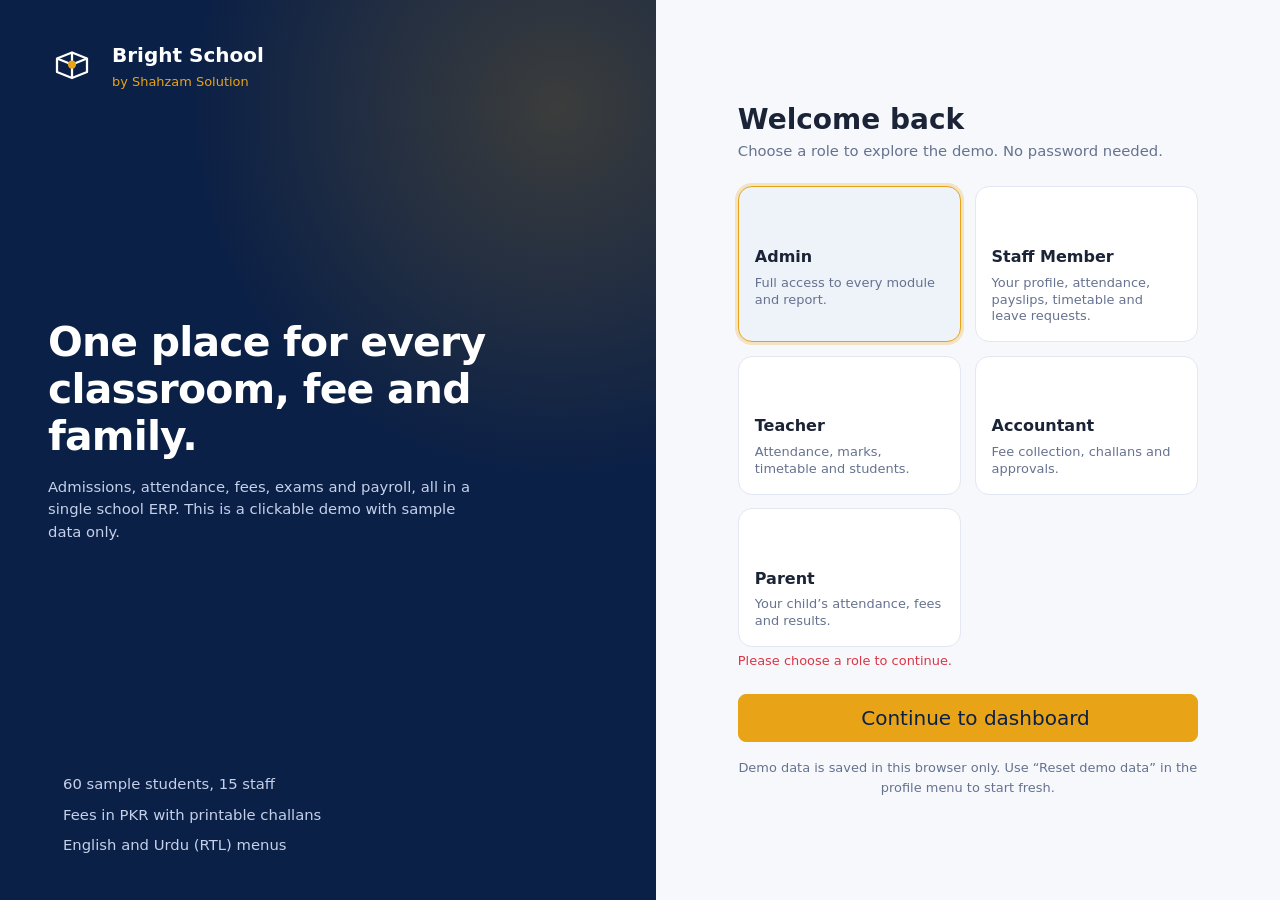
<file: index.html>
<!DOCTYPE html>
<html lang="en">
<head>
  <meta charset="utf-8">
  <title>Bright School ERP · Demo</title>
  <meta http-equiv="refresh" content="0; url=pages/login.html">
</head>
<body>
  <!-- Entry point: double-click this file, it forwards to the login page -->
  <p><a href="pages/login.html">Open Bright School demo</a></p>
</body>
</html>
</file>
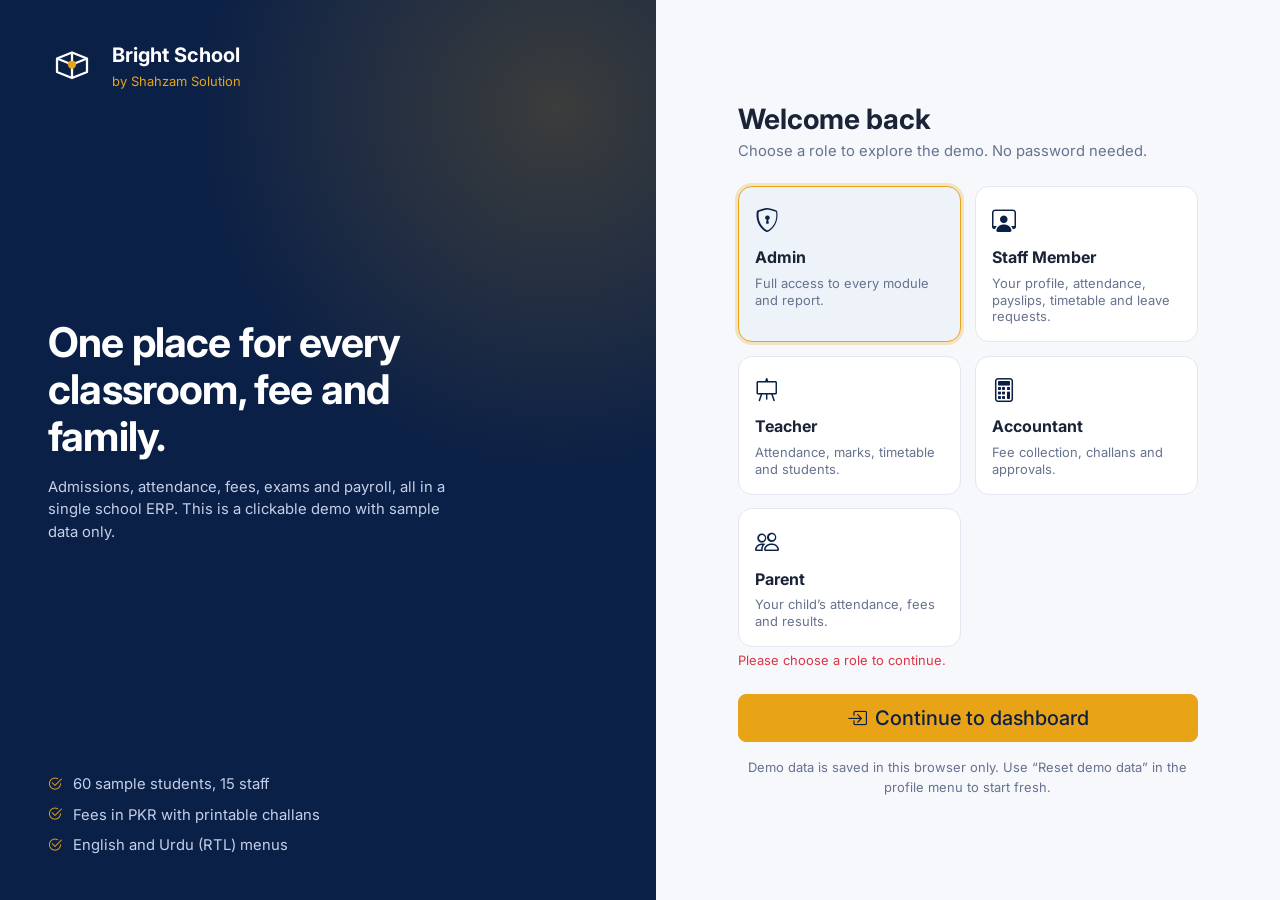
<file: pages/_template.html>
<!DOCTYPE html>
<html lang="en" data-bs-theme="light">
<head>
  <meta charset="utf-8">
  <meta name="viewport" content="width=device-width, initial-scale=1">
  <title>Page title · Bright School</title>
  <link rel="icon" href="../assets/img/logo.svg">
  <link rel="preconnect" href="https://fonts.googleapis.com">
  <link href="https://fonts.googleapis.com/css2?family=Inter:wght@400;500;600;700&family=Noto+Naskh+Arabic:wght@400;600&display=swap" rel="stylesheet">
  <link id="bs-css" rel="stylesheet" href="https://cdn.jsdelivr.net/npm/bootstrap@5.3.3/dist/css/bootstrap.min.css">
  <link rel="stylesheet" href="https://cdn.jsdelivr.net/npm/bootstrap-icons@1.11.3/font/bootstrap-icons.min.css">
  <link rel="stylesheet" href="../assets/css/theme.css">
  <link rel="stylesheet" href="../assets/css/app.css">
  <link rel="stylesheet" href="../assets/css/print.css" media="print">
  <!-- data.js + app.js load in <head> so theme/language apply before first paint -->
  <script src="../assets/js/data.js"></script>
  <script src="../assets/js/app.js"></script>
</head>
<!-- data-page = menu id, data-group = breadcrumb group key (see layout.js) -->
<body data-page="dashboard" data-title-key="m_dashboard" data-group="g_overview">
  <a class="visually-hidden-focusable skip-link" href="#page">Skip to content</a>

  <!-- layout.js wraps this <main> with sidebar, top bar and breadcrumbs -->
  <main id="page" tabindex="-1">
    <div class="page-head">
      <div><h1 class="h3 mb-1">Page title</h1><p class="text-muted mb-0">Short description.</p></div>
    </div>
    <div id="content"></div>
  </main>

  <script src="https://cdn.jsdelivr.net/npm/bootstrap@5.3.3/dist/js/bootstrap.bundle.min.js"></script>
  <script src="../assets/js/layout.js"></script>
  <!-- <script src="https://cdn.jsdelivr.net/npm/chart.js@4.4.3/dist/chart.umd.min.js"></script> -->
  <!-- <script src="../assets/js/pages/xyz.js"></script> -->
</body>
</html>
</file>
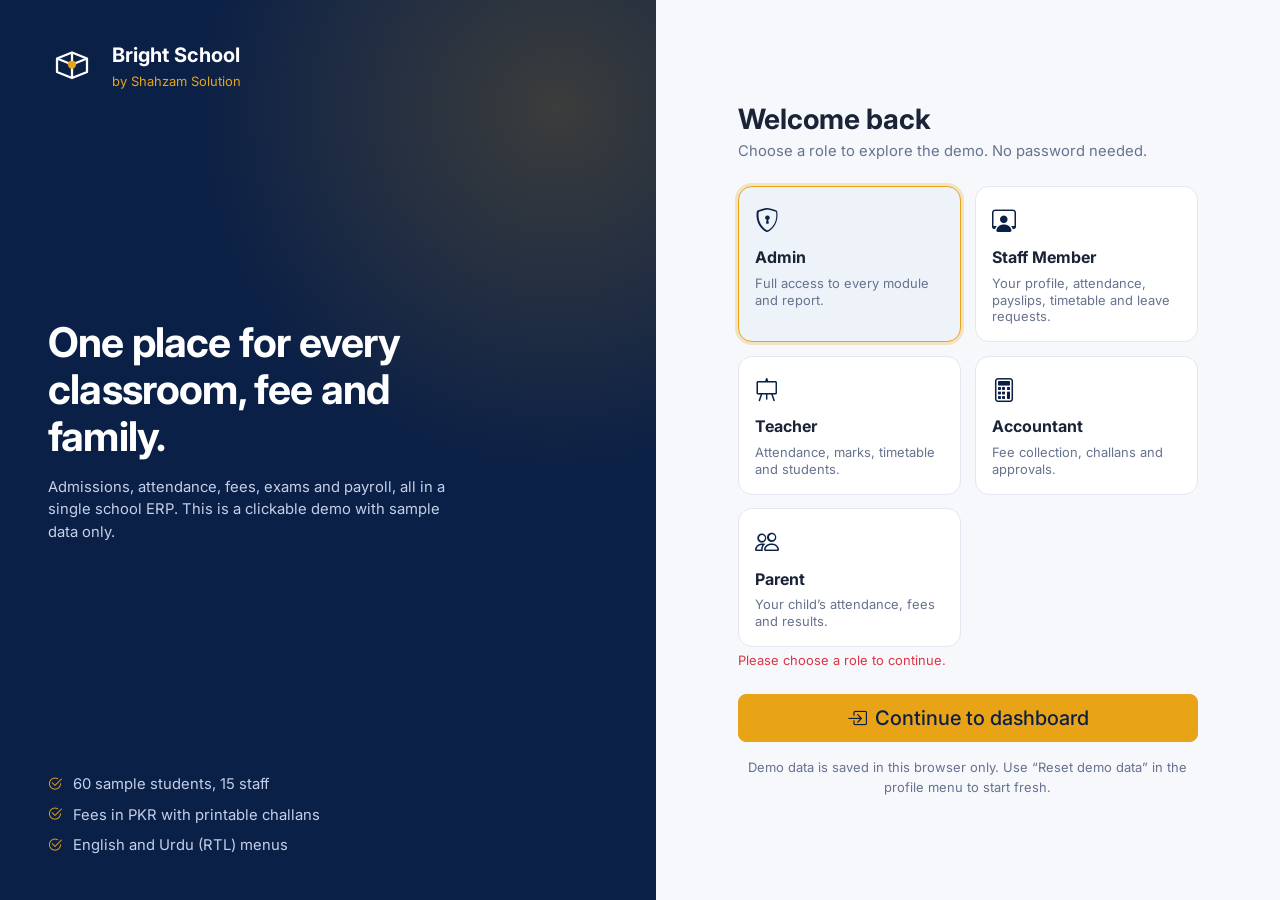
<file: pages/approvals.html>
<!DOCTYPE html>
<html lang="en" data-bs-theme="light">
<head>
  <meta charset="utf-8">
  <meta name="viewport" content="width=device-width, initial-scale=1">
  <title>Approvals · Bright School</title>
  <link rel="icon" href="../assets/img/logo.svg">
  <link rel="preconnect" href="https://fonts.googleapis.com">
  <link href="https://fonts.googleapis.com/css2?family=Inter:wght@400;500;600;700&family=Noto+Naskh+Arabic:wght@400;600&display=swap" rel="stylesheet">
  <link id="bs-css" rel="stylesheet" href="https://cdn.jsdelivr.net/npm/bootstrap@5.3.3/dist/css/bootstrap.min.css">
  <link rel="stylesheet" href="https://cdn.jsdelivr.net/npm/bootstrap-icons@1.11.3/font/bootstrap-icons.min.css">
  <link rel="stylesheet" href="../assets/css/theme.css">
  <link rel="stylesheet" href="../assets/css/app.css">
  <link rel="stylesheet" href="../assets/css/pages.css">
  <link rel="stylesheet" href="../assets/css/print.css" media="print">
  <script src="../assets/js/data.js"></script>
  <script src="../assets/js/app.js"></script>
  <style>
    /* ── Approvals page ── */
    .ap-tabs .nav-link {
      border-radius: 10px; font-weight: 500; color: var(--muted);
      padding: .45rem 1.1rem; transition: background .15s, color .15s;
    }
    .ap-tabs .nav-link.active { background: var(--amber); color: var(--navy); font-weight: 600; }
    .ap-tabs .nav-link:hover:not(.active) { background: var(--surface-2); color: var(--text); }
    .ap-tabs .nav-link .badge-count {
      display: inline-flex; align-items: center; justify-content: center;
      min-width: 18px; height: 18px; border-radius: 99px; font-size: .65rem;
      font-weight: 700; padding: 0 .35rem; margin-inline-start: .4rem;
    }

    /* Request card */
    .req-card {
      background: var(--surface); border: 1px solid var(--border);
      border-radius: var(--radius); padding: 1rem 1.1rem;
      transition: box-shadow .18s, transform .18s, border-color .18s;
      position: relative; overflow: hidden;
    }
    .req-card:hover { box-shadow: 0 6px 24px rgba(11,32,70,.1); transform: translateY(-2px); border-color: var(--amber); }
    .req-card::before {
      content: ''; position: absolute; inset-block: 0; inset-inline-start: 0;
      width: 4px; border-radius: 4px 0 0 4px;
    }
    .req-card.pending::before  { background: var(--amber); }
    .req-card.approved::before { background: #2ec4b6; }
    .req-card.rejected::before { background: #e63946; }

    .req-type-icon {
      width: 42px; height: 42px; border-radius: 12px;
      display: grid; place-items: center; font-size: 1.15rem; flex: none;
    }

    /* Timeline */
    .timeline { position: relative; padding-inline-start: 1.5rem; }
    .timeline::before {
      content: ''; position: absolute; inset-block: 0; inset-inline-start: .45rem;
      width: 2px; background: var(--border); border-radius: 2px;
    }
    .tl-item { position: relative; padding-bottom: 1.25rem; }
    .tl-item:last-child { padding-bottom: 0; }
    .tl-dot {
      position: absolute; inset-inline-start: -1.5rem; top: .2rem;
      width: 14px; height: 14px; border-radius: 50%; border: 2px solid var(--surface);
      box-shadow: 0 0 0 2px var(--border);
    }
    .tl-dot.pending  { background: var(--amber); box-shadow: 0 0 0 2px rgba(232,163,23,.3); }
    .tl-dot.approved { background: #2ec4b6;      box-shadow: 0 0 0 2px rgba(46,196,182,.3); }
    .tl-dot.rejected { background: #e63946;      box-shadow: 0 0 0 2px rgba(230,57,70,.3); }
    .tl-dot.new      { background: #4361ee;      box-shadow: 0 0 0 2px rgba(67,97,238,.3); }

    /* Stats ring */
    .ring-wrap { position: relative; width: 72px; height: 72px; flex: none; }
    .ring-wrap svg { transform: rotate(-90deg); }
    .ring-wrap .ring-val { position: absolute; inset: 0; display: grid; place-items: center; font-weight: 700; font-size: .9rem; }

    /* Animated counter */
    @keyframes countUp { from { opacity: 0; transform: translateY(6px); } to { opacity: 1; transform: none; } }
    .kpi-anim { animation: countUp .4s ease both; }

    /* Priority badge */
    .priority-high   { background: rgba(230,57,70,.12);  color: #c1121f; }
    .priority-medium { background: rgba(255,159,28,.15); color: #c77700; }
    .priority-low    { background: rgba(46,196,182,.12); color: #0a9396; }
    [data-bs-theme="dark"] .priority-high   { color: #ff8fa3; }
    [data-bs-theme="dark"] .priority-medium { color: #ffd166; }
    [data-bs-theme="dark"] .priority-low    { color: #80ffdb; }

    /* Bulk action bar */
    #apBulkBar {
      background: var(--navy); color: #fff; border-radius: 12px;
      padding: .6rem 1rem; gap: .75rem; align-items: center;
    }

    /* Hover action buttons */
    .req-actions { opacity: 0; transition: opacity .15s; }
    .req-card:hover .req-actions { opacity: 1; }

    /* Approval detail offcanvas */
    .detail-head {
      background: var(--navy); color: #fff;
      padding: 1.25rem; border-radius: var(--radius) var(--radius) 0 0;
    }
    .detail-row {
      display: flex; gap: .5rem; align-items: flex-start;
      font-size: .85rem; padding: .4rem 0; border-bottom: 1px solid var(--border);
    }
    .detail-row:last-child { border-bottom: 0; }
    .detail-row i { color: var(--amber); width: 18px; text-align: center; margin-top: 2px; }

    /* Search highlight */
    mark { background: rgba(232,163,23,.35); color: inherit; border-radius: 3px; padding: 0 2px; }

    /* Empty state icon pulse */
    @keyframes pulse { 0%,100% { transform: scale(1); } 50% { transform: scale(1.08); } }
    .empty-state i { animation: pulse 2.5s ease infinite; }

    /* KPI card hover */
    .kpi-card { transition: transform .18s, box-shadow .18s; }
    .kpi-card:hover { transform: translateY(-3px); box-shadow: 0 8px 28px rgba(11,32,70,.12); }

    /* Drag-to-reorder handle */
    .drag-handle { cursor: grab; color: var(--muted); opacity: .4; }
    .drag-handle:hover { opacity: .9; }

    /* Progress bar */
    .progress-bar { transition: width 1s ease; }

    /* btn-xs */
    .btn-xs { padding: .15rem .45rem; font-size: .72rem; line-height: 1.4; border-radius: 5px; }

    /* Animated row entrance */
    @keyframes rowIn { from { opacity: 0; transform: translateY(8px); } to { opacity: 1; transform: none; } }
    .req-card { animation: rowIn .25s ease both; }
  </style>
</head>
<body data-page="approvals" data-title-key="m_approvals" data-group="g_workflow">
  <a class="visually-hidden-focusable skip-link" href="#page">Skip to content</a>

  <main id="page" tabindex="-1">

    <!-- Page head -->
    <div class="page-head">
      <div>
        <h1 class="h3 mb-1">Approvals</h1>
        <p class="text-muted mb-0">Review, approve or reject pending requests from staff and management.</p>
      </div>
      <div class="d-flex flex-wrap gap-2">
        <button class="btn btn-outline-secondary" id="exportBtn"><i class="bi bi-download me-1"></i>Export CSV</button>
        <button class="btn btn-warning" id="newRequestBtn"><i class="bi bi-plus-lg me-1"></i>New Request</button>
      </div>
    </div>

    <!-- KPI row -->
    <div class="row g-3 mb-3" id="apKpi"></div>

    <!-- Filters + search -->
    <div class="card-soft mb-3 p-3">
      <div class="row g-2 align-items-end">
        <div class="col-12 col-sm-6 col-lg-4">
          <div class="input-group">
            <span class="input-group-text bg-transparent border-end-0"><i class="bi bi-search text-muted"></i></span>
            <input type="search" class="form-control border-start-0" id="apSearch" placeholder="Search title, type, requester…">
          </div>
        </div>
        <div class="col-6 col-sm-3 col-lg-2">
          <select class="form-select" id="filterType"><option value="">All Types</option></select>
        </div>
        <div class="col-6 col-sm-3 col-lg-2">
          <select class="form-select" id="filterPriority">
            <option value="">All Priorities</option>
            <option>High</option><option>Medium</option><option>Low</option>
          </select>
        </div>
        <div class="col-6 col-sm-3 col-lg-2">
          <input type="date" class="form-control" id="filterDate" title="Filter by date">
        </div>
        <div class="col-6 col-sm-3 col-lg-2">
          <button class="btn btn-outline-secondary w-100" id="clearFilters"><i class="bi bi-x-lg me-1"></i>Clear</button>
        </div>
      </div>
    </div>

    <!-- Bulk action bar -->
    <div class="d-none mb-2" id="apBulkBar">
      <i class="bi bi-check2-square"></i>
      <span id="apBulkCount">0 selected</span>
      <button class="btn btn-sm btn-success ms-auto" id="bulkApprove"><i class="bi bi-check-lg me-1"></i>Approve All</button>
      <button class="btn btn-sm btn-danger" id="bulkReject"><i class="bi bi-x-lg me-1"></i>Reject All</button>
    </div>

    <!-- Tabs -->
    <ul class="nav ap-tabs gap-1 mb-3 flex-wrap" id="apTabNav" role="tablist">
      <li class="nav-item"><button class="nav-link active" data-tab="all"><i class="bi bi-grid me-1"></i>All<span class="badge-count bg-secondary text-white" id="cnt-all">0</span></button></li>
      <li class="nav-item"><button class="nav-link" data-tab="pending"><i class="bi bi-hourglass-split me-1"></i>Pending<span class="badge-count" style="background:var(--amber);color:var(--navy)" id="cnt-pending">0</span></button></li>
      <li class="nav-item"><button class="nav-link" data-tab="approved"><i class="bi bi-check-circle me-1"></i>Approved<span class="badge-count bg-success text-white" id="cnt-approved">0</span></button></li>
      <li class="nav-item"><button class="nav-link" data-tab="rejected"><i class="bi bi-x-circle me-1"></i>Rejected<span class="badge-count bg-danger text-white" id="cnt-rejected">0</span></button></li>
    </ul>

    <!-- Main content: cards + sidebar -->
    <div class="row g-3">
      <!-- Request cards -->
      <div class="col-12 col-xl-8">
        <div id="apList"></div>
        <div class="d-flex justify-content-center mt-3">
          <ul class="pagination pagination-sm mb-0" id="apPagination"></ul>
        </div>
      </div>

      <!-- Right sidebar -->
      <div class="col-12 col-xl-4">
        <!-- Approval rate donut -->
        <div class="card-soft mb-3">
          <div class="card-head"><span><i class="bi bi-pie-chart-fill me-2 text-warning"></i>Approval Rate</span></div>
          <div class="card-body-x">
            <div class="d-flex align-items-center gap-3" id="rateChart"></div>
          </div>
        </div>

        <!-- Type breakdown -->
        <div class="card-soft mb-3">
          <div class="card-head"><span><i class="bi bi-bar-chart-fill me-2 text-warning"></i>By Type</span></div>
          <div class="card-body-x" id="typeBreakdown"></div>
        </div>

        <!-- Activity timeline -->
        <div class="card-soft">
          <div class="card-head"><span><i class="bi bi-clock-history me-2 text-warning"></i>Recent Activity</span></div>
          <div class="card-body-x" id="apTimeline"></div>
        </div>
      </div>
    </div>

  </main>

  <!-- ══════ NEW REQUEST MODAL ══════ -->
  <div class="modal fade" id="requestModal" tabindex="-1" aria-labelledby="requestModalTitle" aria-hidden="true">
    <div class="modal-dialog modal-dialog-centered modal-lg">
      <form class="modal-content" id="requestForm" novalidate>
        <div class="modal-header">
          <h2 class="modal-title fs-5" id="requestModalTitle">New Approval Request</h2>
          <button type="button" class="btn-close" data-bs-dismiss="modal" aria-label="Close"></button>
        </div>
        <div class="modal-body">
          <div class="row g-3">
            <div class="col-md-6">
              <label class="form-label">Request Type *</label>
              <select class="form-select" id="fType" required>
                <option value="">Select type…</option>
                <option>Fee Discount</option><option>Fee Waiver</option><option>Leave</option>
                <option>Purchase</option><option>Event Budget</option><option>Transfer Certificate</option>
                <option>Salary Advance</option><option>Other</option>
              </select>
            </div>
            <div class="col-md-6">
              <label class="form-label">Priority *</label>
              <select class="form-select" id="fPriority" required>
                <option value="">Select…</option>
                <option>High</option><option>Medium</option><option>Low</option>
              </select>
            </div>
            <div class="col-12">
              <label class="form-label">Title / Subject *</label>
              <input class="form-control" id="fTitle" required maxlength="120" placeholder="Brief description of the request">
              <div class="invalid-feedback">Please enter a title.</div>
            </div>
            <div class="col-md-6">
              <label class="form-label">Requested By *</label>
              <select class="form-select" id="fBy" required><option value="">Select staff…</option></select>
            </div>
            <div class="col-md-6">
              <label class="form-label">Amount (PKR)</label>
              <input class="form-control" id="fAmount" type="number" min="0" placeholder="Leave blank if N/A">
            </div>
            <div class="col-12">
              <label class="form-label">Details / Justification</label>
              <textarea class="form-control" id="fDetails" rows="3" maxlength="400" placeholder="Provide supporting details…"></textarea>
            </div>
            <div class="col-md-6">
              <label class="form-label">Date *</label>
              <input class="form-control" id="fDate" type="date" required>
            </div>
            <div class="col-md-6">
              <label class="form-label">Deadline</label>
              <input class="form-control" id="fDeadline" type="date">
            </div>
          </div>
        </div>
        <div class="modal-footer">
          <button type="button" class="btn btn-light" data-bs-dismiss="modal">Cancel</button>
          <button class="btn btn-primary" type="submit" id="requestSaveBtn">Submit Request</button>
        </div>
      </form>
    </div>
  </div>

  <!-- ══════ DETAIL OFFCANVAS ══════ -->
  <div class="offcanvas offcanvas-end" tabindex="-1" id="detailCanvas" aria-labelledby="detailCanvasLabel" style="width:400px">
    <div class="offcanvas-header border-bottom">
      <h5 class="offcanvas-title" id="detailCanvasLabel">Request Details</h5>
      <button type="button" class="btn-close" data-bs-dismiss="offcanvas" aria-label="Close"></button>
    </div>
    <div class="offcanvas-body p-0" id="detailCanvasBody"></div>
  </div>

  <!-- ══════ REMARK MODAL ══════ -->
  <div class="modal fade" id="remarkModal" tabindex="-1" aria-hidden="true">
    <div class="modal-dialog modal-dialog-centered modal-sm">
      <form class="modal-content" id="remarkForm">
        <div class="modal-header">
          <h2 class="modal-title fs-6" id="remarkTitle">Add Remark</h2>
          <button type="button" class="btn-close" data-bs-dismiss="modal" aria-label="Close"></button>
        </div>
        <div class="modal-body">
          <label class="form-label">Remark (optional)</label>
          <textarea class="form-control" id="fRemark" rows="3" maxlength="200" placeholder="Add a note for the requester…"></textarea>
        </div>
        <div class="modal-footer">
          <button type="button" class="btn btn-light" data-bs-dismiss="modal">Cancel</button>
          <button class="btn" type="submit" id="remarkConfirmBtn">Confirm</button>
        </div>
      </form>
    </div>
  </div>

  <script src="https://cdn.jsdelivr.net/npm/bootstrap@5.3.3/dist/js/bootstrap.bundle.min.js"></script>
  <script src="../assets/js/layout.js"></script>
  <script src="../assets/js/pages/approvals.js"></script>
</body>
</html>
</file>
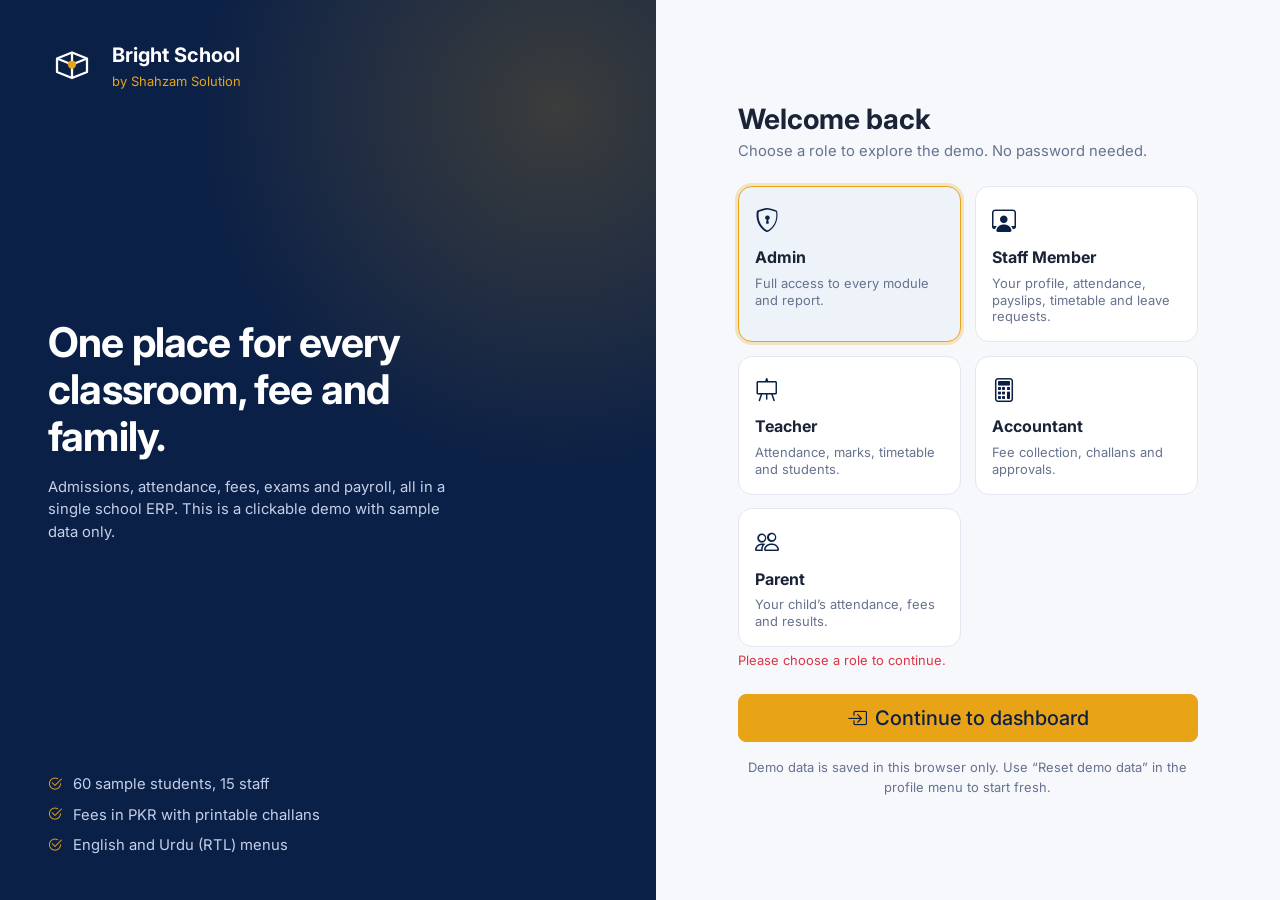
<file: pages/crm.html>
<!DOCTYPE html>
<html lang="en" data-bs-theme="light">
<head>
  <meta charset="utf-8">
  <meta name="viewport" content="width=device-width, initial-scale=1">
  <title>Admissions CRM · Bright School</title>
  <link rel="icon" href="../assets/img/logo.svg">
  <link rel="preconnect" href="https://fonts.googleapis.com">
  <link href="https://fonts.googleapis.com/css2?family=Inter:wght@400;500;600;700&family=Noto+Naskh+Arabic:wght@400;600&display=swap" rel="stylesheet">
  <link id="bs-css" rel="stylesheet" href="https://cdn.jsdelivr.net/npm/bootstrap@5.3.3/dist/css/bootstrap.min.css">
  <link rel="stylesheet" href="https://cdn.jsdelivr.net/npm/bootstrap-icons@1.11.3/font/bootstrap-icons.min.css">
  <link rel="stylesheet" href="../assets/css/theme.css">
  <link rel="stylesheet" href="../assets/css/app.css">
  <link rel="stylesheet" href="../assets/css/pages.css">
  <link rel="stylesheet" href="../assets/css/print.css" media="print">
  <script src="../assets/js/data.js"></script>
  <script src="../assets/js/app.js"></script>
  <style>
    /* ── CRM-specific styles ── */
    .crm-header-bar {
      background: linear-gradient(135deg, var(--navy) 0%, #1a3a6b 60%, #0d2347 100%);
      border-radius: var(--radius); padding: 1.4rem 1.6rem; color: #fff; margin-bottom: 1.25rem;
      position: relative; overflow: hidden;
    }
    .crm-header-bar::before {
      content: ''; position: absolute; inset: 0;
      background: radial-gradient(ellipse at 80% 50%, rgba(232,163,23,.18) 0%, transparent 65%);
    }
    .crm-header-bar .live-clock { font-size: 2rem; font-weight: 700; letter-spacing: .04em; color: var(--amber); line-height: 1; }
    .crm-header-bar .live-date { font-size: .82rem; color: #a0b0d0; margin-top: .15rem; }
    .crm-header-bar .stat-pill {
      background: rgba(255,255,255,.1); border: 1px solid rgba(255,255,255,.15);
      border-radius: 10px; padding: .5rem .9rem; text-align: center; min-width: 80px;
    }
    .crm-header-bar .stat-pill .sp-val { font-size: 1.4rem; font-weight: 700; color: var(--amber); line-height: 1; }
    .crm-header-bar .stat-pill .sp-lbl { font-size: .68rem; color: #a0b0d0; margin-top: .1rem; }

    /* Kanban */
    .kanban-wrap { overflow-x: auto; padding-bottom: .75rem; }
    .kanban-board { display: flex; gap: 1rem; min-width: max-content; }
    .kb-col {
      width: 240px; flex: none; background: var(--surface-2); border-radius: 14px;
      padding: .75rem; display: flex; flex-direction: column; gap: .5rem;
    }
    .kb-col-head {
      display: flex; align-items: center; justify-content: space-between;
      padding: .3rem .1rem .5rem; font-weight: 600; font-size: .82rem;
    }
    .kb-col-head .stage-dot { width: 10px; height: 10px; border-radius: 50%; flex: none; }
    .kb-col-head .kb-count {
      background: var(--surface); border: 1px solid var(--border);
      border-radius: 99px; font-size: .7rem; font-weight: 700; padding: 0 .45rem; color: var(--muted);
    }
    .kb-card {
      background: var(--surface); border: 1px solid var(--border); border-radius: 12px;
      padding: .75rem; cursor: grab; transition: box-shadow .15s, transform .15s;
      position: relative;
    }
    .kb-card:hover { box-shadow: 0 6px 20px rgba(0,0,0,.12); transform: translateY(-2px); }
    .kb-card.dragging { opacity: .4; transform: rotate(2deg); }
    .kb-col.drag-over { outline: 2px dashed var(--amber); background: rgba(232,163,23,.06); }
    .kb-card .kc-name { font-weight: 600; font-size: .88rem; }
    .kb-card .kc-meta { font-size: .75rem; color: var(--muted); margin-top: .2rem; }
    .kb-card .kc-actions { display: flex; gap: .35rem; margin-top: .6rem; }
    .kb-card .kc-actions button { font-size: .72rem; padding: .18rem .55rem; border-radius: 8px; }
    .kb-card .follow-badge {
      position: absolute; top: .55rem; right: .55rem;
      font-size: .65rem; padding: .1rem .4rem; border-radius: 99px; font-weight: 600;
    }
    .follow-overdue { background: rgba(220,53,69,.15); color: #B02A37; }
    .follow-today   { background: rgba(232,163,23,.2);  color: #8A5F00; }
    .follow-future  { background: rgba(25,135,84,.12);  color: #157347; }

    /* Source chart */
    .source-bar { display: flex; flex-direction: column; gap: .5rem; }
    .source-row { display: flex; align-items: center; gap: .6rem; font-size: .82rem; }
    .source-row .src-lbl { width: 90px; flex: none; color: var(--muted); }
    .source-row .src-track { flex: 1; height: 8px; background: var(--surface-2); border-radius: 99px; overflow: hidden; }
    .source-row .src-fill { height: 100%; border-radius: 99px; background: var(--amber); transition: width .6s ease; }
    .source-row .src-cnt { width: 24px; text-align: right; font-weight: 600; font-size: .78rem; }

    /* Funnel */
    .funnel-wrap { display: flex; flex-direction: column; gap: .4rem; align-items: center; }
    .funnel-step {
      border-radius: 8px; height: 36px; display: flex; align-items: center; justify-content: space-between;
      padding: 0 .9rem; font-size: .8rem; font-weight: 600; color: #fff; transition: width .6s ease;
    }

    /* Follow-up table */
    .followup-row td { vertical-align: middle; font-size: .83rem; }

    /* Timeline */
    .timeline { list-style: none; padding: 0; margin: 0; position: relative; }
    .timeline::before { content: ''; position: absolute; left: 16px; top: 0; bottom: 0; width: 2px; background: var(--border); }
    .timeline li { display: flex; gap: .75rem; padding: .55rem 0; position: relative; }
    .timeline .tl-dot {
      width: 32px; height: 32px; border-radius: 50%; background: var(--surface-2); border: 2px solid var(--border);
      display: grid; place-items: center; font-size: .85rem; flex: none; z-index: 1;
    }
    .timeline .tl-dot.amber { background: rgba(232,163,23,.2); border-color: var(--amber); color: #8A5F00; }
    .timeline .tl-dot.green { background: rgba(25,135,84,.15); border-color: #157347; color: #157347; }
    .timeline .tl-dot.blue  { background: rgba(13,110,253,.12); border-color: #0A58CA; color: #0A58CA; }
    .timeline .tl-body { flex: 1; }
    .timeline .tl-title { font-size: .83rem; font-weight: 600; }
    .timeline .tl-time  { font-size: .72rem; color: var(--muted); }

    /* Quick-add floating button */
    .fab {
      position: fixed; bottom: 1.5rem; right: 1.5rem; z-index: 1050;
      width: 52px; height: 52px; border-radius: 50%; border: 0;
      background: var(--amber); color: var(--navy); font-size: 1.4rem;
      box-shadow: 0 6px 20px rgba(232,163,23,.45); display: grid; place-items: center;
      transition: transform .15s;
    }
    .fab:hover { transform: scale(1.1); }

    /* Conversion rate ring */
    .ring-wrap { position: relative; width: 110px; height: 110px; flex: none; }
    .ring-wrap svg { transform: rotate(-90deg); }
    .ring-wrap .ring-label {
      position: absolute; inset: 0; display: flex; flex-direction: column;
      align-items: center; justify-content: center; font-weight: 700;
    }
    .ring-wrap .ring-label .rv { font-size: 1.4rem; color: var(--amber); line-height: 1; }
    .ring-wrap .ring-label .rl { font-size: .65rem; color: var(--muted); }

    @media (max-width: 767px) {
      .crm-header-bar .live-clock { font-size: 1.5rem; }
      .kb-col { width: 210px; }
    }
  </style>
</head>
<body data-page="crm" data-title-key="m_crm" data-group="g_people">
  <a class="visually-hidden-focusable skip-link" href="#page">Skip to content</a>

  <main id="page" tabindex="-1">

    <!-- ── Header bar with live clock + KPI pills ── -->
    <div class="crm-header-bar mb-3" id="crmHeader">
      <div class="d-flex flex-wrap align-items-center justify-content-between gap-3 position-relative">
        <div>
          <div class="live-clock" id="liveClock">--:--:--</div>
          <div class="live-date" id="liveDate"></div>
          <div class="mt-2 fw-semibold" style="font-size:.95rem">Admissions CRM</div>
          <div style="font-size:.78rem;color:#a0b0d0">Real-time lead pipeline · <span id="sessionLabel"></span></div>
        </div>
        <div class="d-flex flex-wrap gap-2" id="headerPills"></div>
        <div class="d-flex gap-2 align-items-center">
          <button class="btn btn-sm btn-warning fw-semibold" id="addLeadBtn"><i class="bi bi-plus-lg me-1"></i>New Lead</button>
          <button class="btn btn-sm btn-outline-light" id="exportBtn"><i class="bi bi-download me-1"></i>Export</button>
        </div>
      </div>
    </div>

    <!-- ── View toggle + search/filter bar ── -->
    <div class="d-flex flex-wrap gap-2 align-items-center mb-3">
      <div class="btn-group btn-group-sm" role="group" aria-label="View">
        <button class="btn btn-primary active" id="btnKanban"><i class="bi bi-kanban me-1"></i>Kanban</button>
        <button class="btn btn-outline-primary" id="btnList"><i class="bi bi-table me-1"></i>List</button>
      </div>
      <div class="input-group input-group-sm" style="max-width:220px">
        <span class="input-group-text"><i class="bi bi-search"></i></span>
        <input type="search" class="form-control" id="crmSearch" placeholder="Search leads…">
      </div>
      <select class="form-select form-select-sm" style="max-width:150px" id="filterStage">
        <option value="">All Stages</option>
      </select>
      <select class="form-select form-select-sm" style="max-width:150px" id="filterSource">
        <option value="">All Sources</option>
      </select>
      <select class="form-select form-select-sm" style="max-width:150px" id="filterClass">
        <option value="">All Classes</option>
      </select>
      <button class="btn btn-sm btn-outline-secondary ms-auto" id="clearFilters"><i class="bi bi-x-circle me-1"></i>Clear</button>
    </div>

    <!-- ── Kanban Board ── -->
    <div id="kanbanView">
      <div class="kanban-wrap">
        <div class="kanban-board" id="kanbanBoard"></div>
      </div>
    </div>

    <!-- ── List View (hidden by default) ── -->
    <div id="listView" style="display:none">
      <div class="card-soft">
        <div class="card-head">
          <span>All Leads</span>
          <span class="text-muted small" id="listCount"></span>
        </div>
        <div class="table-responsive">
          <table class="table table-modern mb-0" id="leadsTable">
            <thead><tr>
              <th class="sortable" data-col="child">Student</th>
              <th class="sortable" data-col="parent">Parent</th>
              <th>Phone</th>
              <th class="sortable" data-col="applyingFor">Class</th>
              <th class="sortable" data-col="source">Source</th>
              <th class="sortable" data-col="stage">Stage</th>
              <th class="sortable" data-col="followUp">Follow-up</th>
              <th>Actions</th>
            </tr></thead>
            <tbody id="leadsBody"></tbody>
          </table>
        </div>
      </div>
    </div>

    <!-- ── Analytics Row ── -->
    <div class="row g-3 mt-1">
      <!-- Funnel -->
      <div class="col-12 col-md-4">
        <div class="card-soft h-100">
          <div class="card-head"><span><i class="bi bi-funnel-fill me-2 text-warning"></i>Conversion Funnel</span></div>
          <div class="card-body-x">
            <div class="funnel-wrap" id="funnelWrap"></div>
          </div>
        </div>
      </div>
      <!-- Source breakdown -->
      <div class="col-12 col-md-4">
        <div class="card-soft h-100">
          <div class="card-head"><span><i class="bi bi-pie-chart-fill me-2 text-warning"></i>Lead Sources</span></div>
          <div class="card-body-x">
            <div class="source-bar" id="sourceBar"></div>
          </div>
        </div>
      </div>
      <!-- Conversion rate + follow-ups due -->
      <div class="col-12 col-md-4">
        <div class="card-soft h-100">
          <div class="card-head"><span><i class="bi bi-graph-up-arrow me-2 text-warning"></i>Conversion Rate</span></div>
          <div class="card-body-x d-flex flex-column gap-3">
            <div class="d-flex align-items-center gap-3">
              <div class="ring-wrap">
                <svg width="110" height="110" viewBox="0 0 110 110">
                  <circle cx="55" cy="55" r="46" fill="none" stroke="var(--surface-2)" stroke-width="10"/>
                  <circle cx="55" cy="55" r="46" fill="none" stroke="var(--amber)" stroke-width="10"
                    stroke-dasharray="289" stroke-dashoffset="289" id="convRing" stroke-linecap="round"/>
                </svg>
                <div class="ring-label"><span class="rv" id="convPct">0%</span><span class="rl">enrolled</span></div>
              </div>
              <div class="vstack gap-2 flex-fill">
                <div class="d-flex justify-content-between small"><span class="text-muted">Total Leads</span><strong id="statTotal">0</strong></div>
                <div class="d-flex justify-content-between small"><span class="text-muted">Enrolled</span><strong id="statEnrolled">0</strong></div>
                <div class="d-flex justify-content-between small"><span class="text-muted">In Pipeline</span><strong id="statPipeline">0</strong></div>
                <div class="d-flex justify-content-between small"><span class="text-muted">Follow-ups Due</span><strong class="text-danger" id="statDue">0</strong></div>
              </div>
            </div>
          </div>
        </div>
      </div>
    </div>

    <!-- ── Follow-up Due Table + Activity Timeline ── -->
    <div class="row g-3 mt-1">
      <div class="col-12 col-lg-7">
        <div class="card-soft">
          <div class="card-head">
            <span><i class="bi bi-alarm-fill me-2 text-warning"></i>Follow-ups Due</span>
            <span class="pill pill-danger" id="dueCount">0</span>
          </div>
          <div class="table-responsive">
            <table class="table table-modern mb-0">
              <thead><tr><th>Student</th><th>Parent</th><th>Stage</th><th>Due Date</th><th>Action</th></tr></thead>
              <tbody id="followupBody"></tbody>
            </table>
          </div>
        </div>
      </div>
      <div class="col-12 col-lg-5">
        <div class="card-soft h-100">
          <div class="card-head"><span><i class="bi bi-clock-history me-2 text-warning"></i>Recent Activity</span></div>
          <div class="card-body-x">
            <ul class="timeline" id="crmTimeline"></ul>
          </div>
        </div>
      </div>
    </div>

  </main>

  <!-- ── Add / Edit Lead Modal ── -->
  <div class="modal fade" id="leadModal" tabindex="-1" aria-labelledby="leadModalTitle" aria-hidden="true">
    <div class="modal-dialog modal-dialog-centered modal-lg">
      <form class="modal-content" id="leadForm" novalidate>
        <div class="modal-header">
          <h2 class="modal-title fs-5" id="leadModalTitle">New Admission Lead</h2>
          <button type="button" class="btn-close" data-bs-dismiss="modal" aria-label="Close"></button>
        </div>
        <div class="modal-body">
          <div class="row g-3">
            <div class="col-md-6">
              <label class="form-label" for="lChild">Child's Name <span class="text-danger">*</span></label>
              <input class="form-control" id="lChild" required maxlength="60" placeholder="e.g. Ahmed Khan">
              <div class="invalid-feedback">Required.</div>
            </div>
            <div class="col-md-6">
              <label class="form-label" for="lParent">Parent / Guardian <span class="text-danger">*</span></label>
              <input class="form-control" id="lParent" required maxlength="60" placeholder="e.g. Tariq Khan">
              <div class="invalid-feedback">Required.</div>
            </div>
            <div class="col-md-6">
              <label class="form-label" for="lPhone">Phone <span class="text-danger">*</span></label>
              <input class="form-control" id="lPhone" required maxlength="15" placeholder="03xx-xxxxxxx">
              <div class="invalid-feedback">Required.</div>
            </div>
            <div class="col-md-6">
              <label class="form-label" for="lClass">Applying For</label>
              <select class="form-select" id="lClass"></select>
            </div>
            <div class="col-md-6">
              <label class="form-label" for="lSource">Source</label>
              <select class="form-select" id="lSource">
                <option>Facebook</option><option>Walk-in</option><option>Referral</option>
                <option>Website</option><option>Banner</option><option>WhatsApp</option>
              </select>
            </div>
            <div class="col-md-6">
              <label class="form-label" for="lStage">Stage</label>
              <select class="form-select" id="lStage"></select>
            </div>
            <div class="col-md-6">
              <label class="form-label" for="lFollowUp">Follow-up Date</label>
              <input type="date" class="form-control" id="lFollowUp">
            </div>
            <div class="col-12">
              <label class="form-label" for="lNote">Note</label>
              <textarea class="form-control" id="lNote" rows="2" maxlength="200" placeholder="Any remarks…"></textarea>
            </div>
          </div>
        </div>
        <div class="modal-footer">
          <button type="button" class="btn btn-light" data-bs-dismiss="modal">Cancel</button>
          <button class="btn btn-primary" type="submit" id="leadSaveBtn">Save Lead</button>
        </div>
      </form>
    </div>
  </div>

  <!-- ── Lead Detail / Quick-view Modal ── -->
  <div class="modal fade" id="detailModal" tabindex="-1" aria-labelledby="detailModalTitle" aria-hidden="true">
    <div class="modal-dialog modal-dialog-centered">
      <div class="modal-content" id="detailContent"></div>
    </div>
  </div>

  <!-- FAB -->
  <button class="fab" id="fabAdd" aria-label="Add new lead" title="Add new lead"><i class="bi bi-plus-lg"></i></button>

  <script src="https://cdn.jsdelivr.net/npm/bootstrap@5.3.3/dist/js/bootstrap.bundle.min.js"></script>
  <script src="../assets/js/layout.js"></script>
  <script src="../assets/js/pages/crm.js"></script>
</body>
</html>
</file>
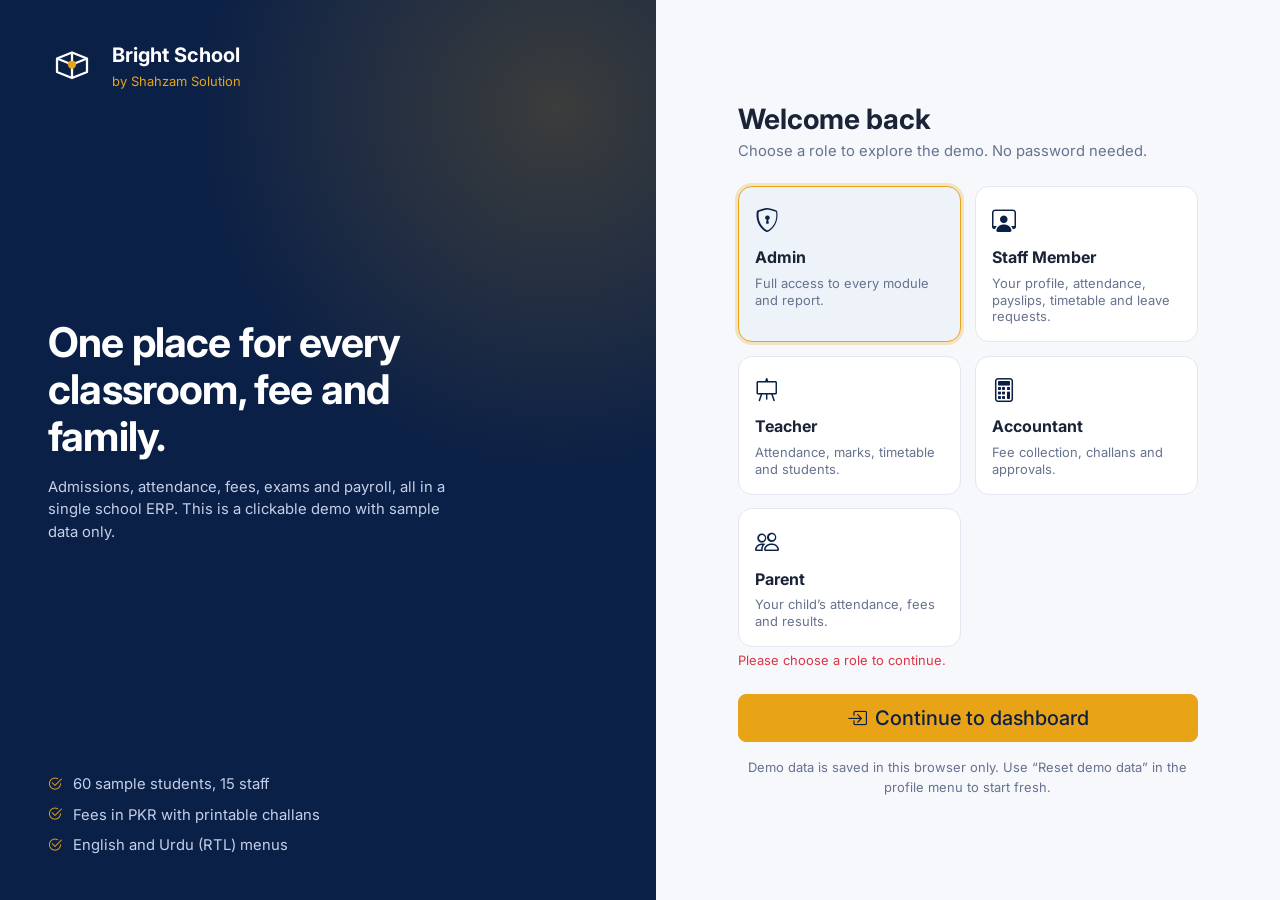
<file: pages/hr.html>
<!DOCTYPE html>
<html lang="en" data-bs-theme="light">
<head>
  <meta charset="utf-8">
  <meta name="viewport" content="width=device-width, initial-scale=1">
  <title>HR & Payroll · Bright School</title>
  <link rel="icon" href="../assets/img/logo.svg">
  <link rel="preconnect" href="https://fonts.googleapis.com">
  <link href="https://fonts.googleapis.com/css2?family=Inter:wght@400;500;600;700&family=Noto+Naskh+Arabic:wght@400;600&display=swap" rel="stylesheet">
  <link id="bs-css" rel="stylesheet" href="https://cdn.jsdelivr.net/npm/bootstrap@5.3.3/dist/css/bootstrap.min.css">
  <link rel="stylesheet" href="https://cdn.jsdelivr.net/npm/bootstrap-icons@1.11.3/font/bootstrap-icons.min.css">
  <link rel="stylesheet" href="../assets/css/theme.css">
  <link rel="stylesheet" href="../assets/css/app.css">
  <link rel="stylesheet" href="../assets/css/pages.css">
  <link rel="stylesheet" href="../assets/css/print.css" media="print">
  <script src="../assets/js/data.js"></script>
  <script src="../assets/js/app.js"></script>
  <style>
    /* ── HR page styles ── */
    .hr-tabs .nav-link { border-radius: 10px; font-weight: 500; color: var(--muted); padding: .45rem 1rem; }
    .hr-tabs .nav-link.active { background: var(--amber); color: var(--navy); font-weight: 600; }
    .hr-tabs .nav-link:hover:not(.active) { background: var(--surface-2); color: var(--text); }

    .staff-avatar {
      width: 40px; height: 40px; border-radius: 50%; background: var(--navy);
      color: var(--amber); display: inline-grid; place-items: center;
      font-weight: 700; font-size: .82rem; flex: none;
    }
    .staff-avatar.female { background: rgba(232,163,23,.18); color: #8A5F00; }
    [data-bs-theme="dark"] .staff-avatar.female { background: rgba(232,163,23,.25); color: var(--amber); }

    .dept-badge { font-size: .72rem; font-weight: 600; padding: .18rem .55rem; border-radius: 99px; }
    .dept-Academics  { background: rgba(13,110,253,.12); color: #0A58CA; }
    .dept-Administration { background: rgba(25,135,84,.12); color: #157347; }
    .dept-Finance    { background: rgba(232,163,23,.2);  color: #8A5F00; }
    .dept-Operations { background: rgba(108,117,125,.15); color: #495057; }
    [data-bs-theme="dark"] .dept-Academics    { color: #8FB4FF; }
    [data-bs-theme="dark"] .dept-Administration { color: #6FD3A0; }
    [data-bs-theme="dark"] .dept-Finance      { color: var(--amber); }
    [data-bs-theme="dark"] .dept-Operations   { color: #adb5bd; }

    /* Payslip */
    .payslip-wrap { font-size: .85rem; }
    .payslip-header { display: flex; align-items: center; gap: 1rem; margin-bottom: 1rem; padding-bottom: .75rem; border-bottom: 2px solid var(--navy); }
    .payslip-header img { width: 44px; height: 44px; }
    .payslip-header .school-name { font-size: 1.1rem; font-weight: 700; }
    .payslip-title { text-align: center; font-weight: 700; letter-spacing: .08em; font-size: .8rem; background: var(--navy); color: var(--amber); padding: .3rem; border-radius: 6px; margin-bottom: .75rem; }
    .payslip-table { width: 100%; border-collapse: collapse; }
    .payslip-table td { padding: .3rem .1rem; border-bottom: 1px solid var(--border); }
    .payslip-table td:last-child { text-align: right; font-weight: 500; }
    .payslip-total td { font-weight: 700; font-size: 1rem; border-top: 2px solid var(--navy); border-bottom: 2px solid var(--navy); }
    .payslip-footer { margin-top: .75rem; font-size: .72rem; color: var(--muted); text-align: center; border-top: 1px dashed var(--border); padding-top: .5rem; }

    /* Leave timeline */
    .leave-item { display: flex; gap: .85rem; padding: .7rem 0; border-bottom: 1px solid var(--border); align-items: flex-start; }
    .leave-item:last-child { border-bottom: 0; }
    .leave-dot { width: 10px; height: 10px; border-radius: 50%; margin-top: 5px; flex: none; }

    /* Salary bar chart */
    .sal-bar-wrap { display: flex; align-items: flex-end; gap: 6px; height: 80px; }
    .sal-bar { flex: 1; border-radius: 4px 4px 0 0; background: var(--brand); opacity: .75; transition: opacity .2s; min-width: 0; }
    .sal-bar:hover { opacity: 1; }

    /* KPI card hover */
    .kpi-card { transition: transform .18s, box-shadow .18s; cursor: default; }
    .kpi-card:hover { transform: translateY(-3px); box-shadow: 0 8px 24px rgba(0,0,0,.1); }

    /* Animated row */
    @keyframes rowIn { from { opacity:0; transform:translateY(6px); } to { opacity:1; transform:none; } }
    .staff-row-animate { animation: rowIn .25s ease both; }

    /* btn-xs */
    .btn-xs { padding: .15rem .4rem; font-size: .72rem; line-height: 1.4; border-radius: 5px; }

    /* Leave item approve/reject buttons */
    .leave-item .btn-xs { min-width: 26px; }

    /* Progress bar transition */
    .progress-bar { transition: width 1s ease; }

    /* Profile offcanvas */
    .staff-profile-head { display: flex; gap: 1rem; align-items: center; padding: 1.25rem; background: var(--navy); color: #fff; border-radius: var(--radius) var(--radius) 0 0; }
    .staff-profile-head .avatar-lg { width: 64px; height: 64px; border-radius: 50%; background: rgba(232,163,23,.25); color: var(--amber); display: grid; place-items: center; font-size: 1.4rem; font-weight: 700; flex: none; }
    .info-row { display: flex; gap: .5rem; align-items: center; font-size: .85rem; padding: .35rem 0; border-bottom: 1px solid var(--border); }
    .info-row:last-child { border-bottom: 0; }
    .info-row i { color: var(--amber); width: 18px; text-align: center; }

    /* Attendance heatmap */
    .att-grid { display: grid; grid-template-columns: repeat(7, 1fr); gap: 4px; }
    .att-cell { aspect-ratio: 1; border-radius: 4px; background: var(--surface-2); font-size: .6rem; display: grid; place-items: center; cursor: default; }
    .att-cell.present { background: rgba(25,135,84,.55); }
    .att-cell.absent  { background: rgba(220,53,69,.45); }
    .att-cell.leave   { background: rgba(232,163,23,.5); }

    /* Stat ring */
    .ring-wrap { position: relative; width: 80px; height: 80px; flex: none; }
    .ring-wrap svg { transform: rotate(-90deg); }
    .ring-wrap .ring-val { position: absolute; inset: 0; display: grid; place-items: center; font-weight: 700; font-size: .95rem; }

    /* Bulk action bar */
    #hrBulkBar { background: var(--navy); color: #fff; border-radius: 12px; padding: .6rem 1rem; gap: .75rem; align-items: center; }
  </style>
</head>
<body data-page="hr" data-title-key="m_hr" data-group="g_people">
  <a class="visually-hidden-focusable skip-link" href="#page">Skip to content</a>

  <main id="page" tabindex="-1">
    <!-- Page head -->
    <div class="page-head">
      <div>
        <h1 class="h3 mb-1">HR &amp; Payroll</h1>
        <p class="text-muted mb-0">Manage staff, salaries, leaves and attendance.</p>
      </div>
      <div class="d-flex flex-wrap gap-2">
        <button class="btn btn-outline-secondary" id="exportStaffBtn"><i class="bi bi-download me-1"></i>Export CSV</button>
        <button class="btn btn-primary" id="addStaffBtn"><i class="bi bi-plus-lg me-1"></i>Add Staff</button>
      </div>
    </div>

    <!-- KPI row -->
    <div class="row g-3 mb-3" id="hrKpi"></div>

    <!-- Tabs -->
    <ul class="nav hr-tabs gap-1 mb-3 flex-wrap" id="hrTabNav" role="tablist">
      <li class="nav-item"><button class="nav-link active" data-tab="staff">  <i class="bi bi-people-fill me-1"></i>Staff Directory</button></li>
      <li class="nav-item"><button class="nav-link" data-tab="payroll">       <i class="bi bi-cash-stack me-1"></i>Payroll</button></li>
      <li class="nav-item"><button class="nav-link" data-tab="leaves">        <i class="bi bi-calendar-x me-1"></i>Leave Requests</button></li>
      <li class="nav-item"><button class="nav-link" data-tab="attendance">    <i class="bi bi-calendar-check me-1"></i>Attendance</button></li>
    </ul>

    <!-- ══════════ TAB: STAFF DIRECTORY ══════════ -->
    <div id="tab-staff">
      <!-- Filters -->
      <div class="card-soft mb-3 p-3">
        <div class="row g-2 align-items-end">
          <div class="col-12 col-sm-6 col-lg-4">
            <div class="input-group">
              <span class="input-group-text bg-transparent border-end-0"><i class="bi bi-search text-muted"></i></span>
              <input type="search" class="form-control border-start-0" id="staffSearch" placeholder="Search name, ID, subject…">
            </div>
          </div>
          <div class="col-6 col-sm-3 col-lg-2">
            <select class="form-select" id="filterDept"><option value="">All Departments</option></select>
          </div>
          <div class="col-6 col-sm-3 col-lg-2">
            <select class="form-select" id="filterDesig"><option value="">All Designations</option></select>
          </div>
          <div class="col-6 col-sm-3 col-lg-2">
            <select class="form-select" id="filterGender"><option value="">All Genders</option><option>Male</option><option>Female</option></select>
          </div>
          <div class="col-6 col-sm-3 col-lg-2 d-flex gap-2">
            <button class="btn btn-outline-secondary w-100" id="clearStaffFilters"><i class="bi bi-x-lg me-1"></i>Clear</button>
          </div>
        </div>
      </div>

      <!-- Bulk bar -->
      <div class="d-none mb-2" id="hrBulkBar">
        <i class="bi bi-check2-square"></i>
        <span id="hrBulkCount">0 selected</span>
        <button class="btn btn-sm btn-danger ms-auto" id="hrBulkDelete"><i class="bi bi-trash me-1"></i>Delete Selected</button>
      </div>

      <!-- Table -->
      <div class="card-soft">
        <div class="card-head">
          <span id="staffCount" class="text-muted small">Loading…</span>
          <div class="d-flex gap-2 align-items-center">
            <span class="text-muted small" id="staffPageInfo"></span>
          </div>
        </div>
        <div class="table-responsive">
          <table class="table table-modern mb-0" id="staffTable">
            <thead>
              <tr>
                <th class="ps-3" style="width:36px"><input type="checkbox" class="form-check-input" id="checkAllStaff"></th>
                <th class="sortable" data-col="name">Name</th>
                <th class="sortable" data-col="designation">Designation</th>
                <th class="sortable" data-col="department">Department</th>
                <th class="sortable" data-col="subject">Subject</th>
                <th class="sortable" data-col="salary">Salary</th>
                <th class="sortable" data-col="joinDate">Joined</th>
                <th>Status</th>
                <th class="text-end pe-3">Actions</th>
              </tr>
            </thead>
            <tbody id="staffBody"></tbody>
          </table>
        </div>
        <div class="d-flex justify-content-center py-2">
          <ul class="pagination pagination-sm mb-0" id="staffPagination"></ul>
        </div>
      </div>
    </div>

    <!-- ══════════ TAB: PAYROLL ══════════ -->
    <div id="tab-payroll" class="d-none">
      <div class="row g-3 mb-3" id="payrollKpi"></div>

      <p class="small text-muted mb-2">Demo workflow: payroll snapshots use a sample 15% allowance and 5% deduction. “Mark paid” records a simulated payment in this browser; it does not transfer money.</p>
      <div class="row g-3">
        <div class="col-12 col-lg-8">
          <div class="card-soft">
            <div class="card-head">
              <span><i class="bi bi-cash-stack me-2 text-warning"></i>Salary Register</span>
              <div class="d-flex gap-2">
                <select class="form-select form-select-sm" id="payrollMonth" style="width:auto"></select>
                <button class="btn btn-sm btn-success" id="runPayrollBtn"><i class="bi bi-play-fill me-1"></i>Run Payroll</button>
              </div>
            </div>
            <div class="table-responsive">
              <table class="table table-modern mb-0" id="payrollTable">
                <thead>
                  <tr>
                    <th class="ps-3">Staff</th>
                    <th>Designation</th>
                    <th>Basic</th>
                    <th>Allowance</th>
                    <th>Deduction</th>
                    <th>Net Pay</th>
                    <th>Status</th>
                    <th class="text-end pe-3">Payslip</th>
                  </tr>
                </thead>
                <tbody id="payrollBody"></tbody>
              </table>
            </div>
          </div>
        </div>
        <div class="col-12 col-lg-4">
          <div class="card-soft h-100">
            <div class="card-head"><span><i class="bi bi-bar-chart-fill me-2 text-warning"></i>Dept. Salary Breakdown</span></div>
            <div class="card-body-x" id="deptSalaryChart"></div>
          </div>
        </div>
      </div>
    </div>

    <!-- ══════════ TAB: LEAVE REQUESTS ══════════ -->
    <div id="tab-leaves" class="d-none">
      <div class="row g-3">
        <div class="col-12 col-lg-8">
          <div class="card-soft">
            <div class="card-head">
              <span><i class="bi bi-calendar-x me-2 text-warning"></i>Leave Requests</span>
              <button class="btn btn-sm btn-primary" id="applyLeaveBtn"><i class="bi bi-plus-lg me-1"></i>Apply Leave</button>
            </div>
            <div class="card-body-x p-0" id="leaveList"></div>
          </div>
        </div>
        <div class="col-12 col-lg-4">
          <div class="card-soft mb-3">
            <div class="card-head"><span>Leave Summary</span></div>
            <div class="card-body-x" id="leaveSummary"></div>
          </div>
          <div class="card-soft">
            <div class="card-head"><span>Leave Balance</span></div>
            <div class="card-body-x" id="leaveBalance"></div>
          </div>
        </div>
      </div>
    </div>

    <!-- ══════════ TAB: ATTENDANCE ══════════ -->
    <div id="tab-attendance" class="d-none">
      <div class="row g-3 mb-3" id="attKpi"></div>
      <div class="row g-3">
        <div class="col-12 col-lg-8">
          <div class="card-soft">
            <div class="card-head">
              <span><i class="bi bi-calendar-check me-2 text-warning"></i>Staff Attendance — Today</span>
              <div class="d-flex gap-2">
                <input type="date" class="form-control form-control-sm" id="attDate" style="width:auto">
                <button class="btn btn-sm btn-success" id="saveAttBtn"><i class="bi bi-check2 me-1"></i>Save</button>
              </div>
            </div>
            <div class="table-responsive">
              <table class="table table-modern mb-0">
                <thead>
                  <tr>
                    <th class="ps-3">Staff Member</th>
                    <th>Department</th>
                    <th>Present</th>
                    <th>Absent</th>
                    <th>Leave</th>
                  </tr>
                </thead>
                <tbody id="attBody"></tbody>
              </table>
            </div>
          </div>
        </div>
        <div class="col-12 col-lg-4">
          <div class="card-soft">
            <div class="card-head"><span>Monthly Overview</span></div>
            <div class="card-body-x" id="attMonthly"></div>
          </div>
        </div>
      </div>
    </div>

  </main>

  <!-- ══════ STAFF MODAL (Add / Edit) ══════ -->
  <div class="modal fade" id="staffModal" tabindex="-1" aria-labelledby="staffModalTitle" aria-hidden="true">
    <div class="modal-dialog modal-dialog-centered modal-lg">
      <form class="modal-content" id="staffForm" novalidate>
        <div class="modal-header">
          <h2 class="modal-title fs-5" id="staffModalTitle">Add Staff</h2>
          <button type="button" class="btn-close" data-bs-dismiss="modal" aria-label="Close"></button>
        </div>
        <div class="modal-body">
          <div class="row g-3">
            <div class="col-md-6"><label class="form-label">Full Name *</label><input class="form-control" id="fStaffName" required maxlength="80"></div>
            <div class="col-md-6"><label class="form-label">Designation *</label>
              <select class="form-select" id="fDesig" required>
                <option value="">Select…</option>
                <option>Principal</option><option>Vice Principal</option><option>Teacher</option>
                <option>Accountant</option><option>Admin Officer</option><option>Clerk</option><option>Support Staff</option>
              </select>
            </div>
            <div class="col-md-6"><label class="form-label">Department *</label>
              <select class="form-select" id="fDept" required>
                <option value="">Select…</option>
                <option>Academics</option><option>Administration</option><option>Finance</option><option>Operations</option>
              </select>
            </div>
            <div class="col-md-6"><label class="form-label">Subject</label><input class="form-control" id="fSubject" maxlength="40" placeholder="Leave blank if N/A"></div>
            <div class="col-md-6"><label class="form-label">Gender *</label>
              <select class="form-select" id="fStaffGender" required><option value="">Select…</option><option>Male</option><option>Female</option></select>
            </div>
            <div class="col-md-6"><label class="form-label">Phone *</label><input class="form-control" id="fStaffPhone" required maxlength="15"></div>
            <div class="col-md-6"><label class="form-label">Email</label><input class="form-control" id="fStaffEmail" type="email" maxlength="80"></div>
            <div class="col-md-6"><label class="form-label">Join Date *</label><input class="form-control" id="fJoinDate" type="date" required></div>
            <div class="col-md-6"><label class="form-label">Basic Salary (PKR) *</label><input class="form-control" id="fSalary" type="number" min="0" required></div>
            <div class="col-md-6"><label class="form-label">Status</label>
              <select class="form-select" id="fStaffStatus"><option>Active</option><option>On Leave</option><option>Resigned</option></select>
            </div>
          </div>
        </div>
        <div class="modal-footer">
          <button type="button" class="btn btn-light" data-bs-dismiss="modal">Cancel</button>
          <button class="btn btn-primary" type="submit" id="staffSaveBtn">Save Staff</button>
        </div>
      </form>
    </div>
  </div>

  <!-- ══════ PAYSLIP MODAL ══════ -->
  <div class="modal fade" id="payslipModal" tabindex="-1" aria-labelledby="payslipTitle" aria-hidden="true">
    <div class="modal-dialog modal-dialog-centered">
      <div class="modal-content">
        <div class="modal-header">
          <h2 class="modal-title fs-5" id="payslipTitle">Payslip</h2>
          <button type="button" class="btn-close" data-bs-dismiss="modal" aria-label="Close"></button>
        </div>
        <div class="modal-body" id="payslipBody"></div>
        <div class="modal-footer">
          <button class="btn btn-outline-secondary" onclick="window.print()"><i class="bi bi-printer me-1"></i>Print</button>
          <button class="btn btn-primary" data-bs-dismiss="modal">Close</button>
        </div>
      </div>
    </div>
  </div>

  <!-- ══════ LEAVE MODAL ══════ -->
  <div class="modal fade" id="leaveModal" tabindex="-1" aria-labelledby="leaveModalTitle" aria-hidden="true">
    <div class="modal-dialog modal-dialog-centered">
      <form class="modal-content" id="leaveForm" novalidate>
        <div class="modal-header">
          <h2 class="modal-title fs-5" id="leaveModalTitle">Apply Leave</h2>
          <button type="button" class="btn-close" data-bs-dismiss="modal" aria-label="Close"></button>
        </div>
        <div class="modal-body vstack gap-3">
          <div><label class="form-label">Staff Member *</label><select class="form-select" id="fLeaveStaff" required><option value="">Select…</option></select></div>
          <div><label class="form-label">Leave Type *</label>
            <select class="form-select" id="fLeaveType" required>
              <option value="">Select…</option><option>Sick Leave</option><option>Casual Leave</option><option>Annual Leave</option><option>Maternity Leave</option>
            </select>
          </div>
          <div class="row g-2">
            <div class="col"><label class="form-label">From *</label><input class="form-control" id="fLeaveFrom" type="date" required></div>
            <div class="col"><label class="form-label">To *</label><input class="form-control" id="fLeaveTo" type="date" required></div>
          </div>
          <div><label class="form-label">Reason *</label><textarea class="form-control" id="fLeaveReason" rows="2" required maxlength="200"></textarea></div>
        </div>
        <div class="modal-footer">
          <button type="button" class="btn btn-light" data-bs-dismiss="modal">Cancel</button>
          <button class="btn btn-primary" type="submit">Submit Request</button>
        </div>
      </form>
    </div>
  </div>

  <!-- ══════ STAFF PROFILE OFFCANVAS ══════ -->
  <div class="offcanvas offcanvas-end" tabindex="-1" id="staffCanvas" aria-labelledby="staffCanvasLabel" style="width:380px">
    <div class="offcanvas-header border-bottom">
      <h5 class="offcanvas-title" id="staffCanvasLabel">Staff Profile</h5>
      <button type="button" class="btn-close" data-bs-dismiss="offcanvas" aria-label="Close"></button>
    </div>
    <div class="offcanvas-body p-0" id="staffCanvasBody"></div>
  </div>

  <script src="https://cdn.jsdelivr.net/npm/bootstrap@5.3.3/dist/js/bootstrap.bundle.min.js"></script>
  <script src="../assets/js/layout.js"></script>
  <script src="../assets/js/pages/hr.js"></script>
</body>
</html>
</file>
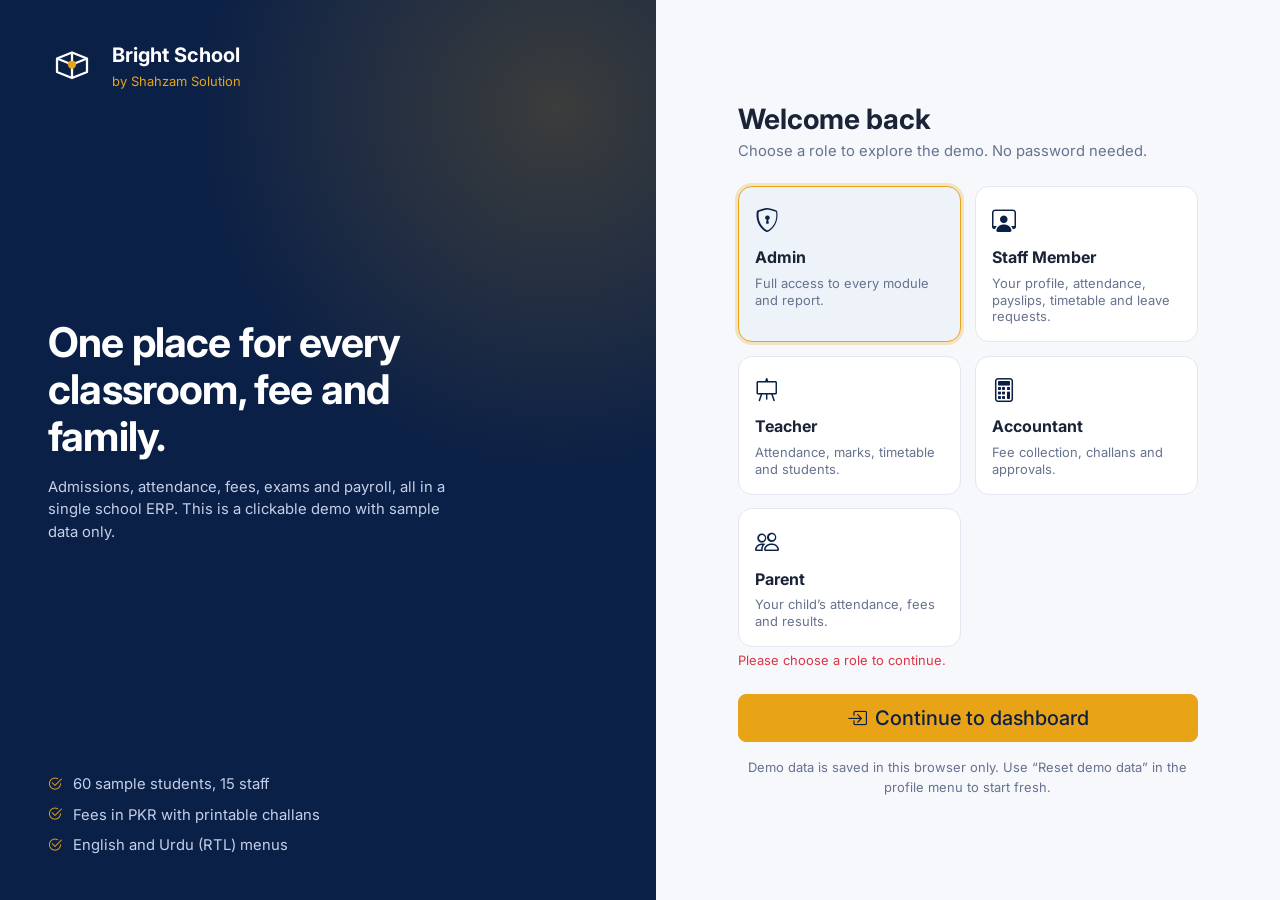
<file: pages/login.html>
<!DOCTYPE html>
<html lang="en" data-bs-theme="light">
<head>
  <meta charset="utf-8">
  <meta name="viewport" content="width=device-width, initial-scale=1">
  <title>Sign in · Bright School</title>
  <link rel="icon" href="../assets/img/logo.svg">
  <link rel="preconnect" href="https://fonts.googleapis.com">
  <link href="https://fonts.googleapis.com/css2?family=Inter:wght@400;500;600;700&family=Noto+Naskh+Arabic:wght@400;600&display=swap" rel="stylesheet">
  <link id="bs-css" rel="stylesheet" href="https://cdn.jsdelivr.net/npm/bootstrap@5.3.3/dist/css/bootstrap.min.css">
  <link rel="stylesheet" href="https://cdn.jsdelivr.net/npm/bootstrap-icons@1.11.3/font/bootstrap-icons.min.css">
  <link rel="stylesheet" href="../assets/css/theme.css">
  <link rel="stylesheet" href="../assets/css/app.css">
  <link rel="stylesheet" href="../assets/css/pages.css">
  <script src="../assets/js/data.js"></script>
  <script src="../assets/js/app.js"></script>
</head>
<!-- data-page="login": layout.js skips the sidebar/top bar on this page -->
<body data-page="login">
  <main id="page" class="login">
    <!-- Brand panel -->
    <section class="login-brand" aria-label="About Bright School">
      <div class="d-flex align-items-center gap-3">
        <img src="../assets/img/logo.svg" width="48" height="48" alt="">
        <div><strong class="fs-5 d-block">Bright School</strong><small class="text-warning">by Shahzam Solution</small></div>
      </div>
      <div class="login-hero">
        <h1>One place for every classroom, fee and family.</h1>
        <p>Admissions, attendance, fees, exams and payroll, all in a single school ERP. This is a clickable demo with sample data only.</p>
      </div>
      <ul class="login-points list-unstyled mb-0">
        <li><i class="bi bi-check2-circle"></i>60 sample students, 15 staff</li>
        <li><i class="bi bi-check2-circle"></i>Fees in PKR with printable challans</li>
        <li><i class="bi bi-check2-circle"></i>English and Urdu (RTL) menus</li>
      </ul>
    </section>

    <!-- Role chooser -->
    <section class="login-panel">
      <form id="loginForm" class="login-form" novalidate>
        <h2 class="h3 fw-bold mb-1">Welcome back</h2>
        <p class="text-muted mb-4">Choose a role to explore the demo. No password needed.</p>

        <fieldset class="mb-4">
          <legend class="visually-hidden">Sign in as</legend>
          <div class="role-grid" id="roleGrid"></div>
          <div class="invalid-feedback d-block" id="roleError" hidden>Please choose a role to continue.</div>
        </fieldset>

        <button class="btn btn-warning btn-lg w-100" type="submit" id="goBtn"><i class="bi bi-box-arrow-in-right me-2"></i>Continue to dashboard</button>
        <p class="small text-muted text-center mt-3 mb-0">Demo data is saved in this browser only. Use “Reset demo data” in the profile menu to start fresh.</p>
      </form>
    </section>
  </main>

  <script src="https://cdn.jsdelivr.net/npm/bootstrap@5.3.3/dist/js/bootstrap.bundle.min.js"></script>
  <script src="../assets/js/layout.js"></script>
  <script src="../assets/js/pages/login.js"></script>
</body>
</html>
</file>
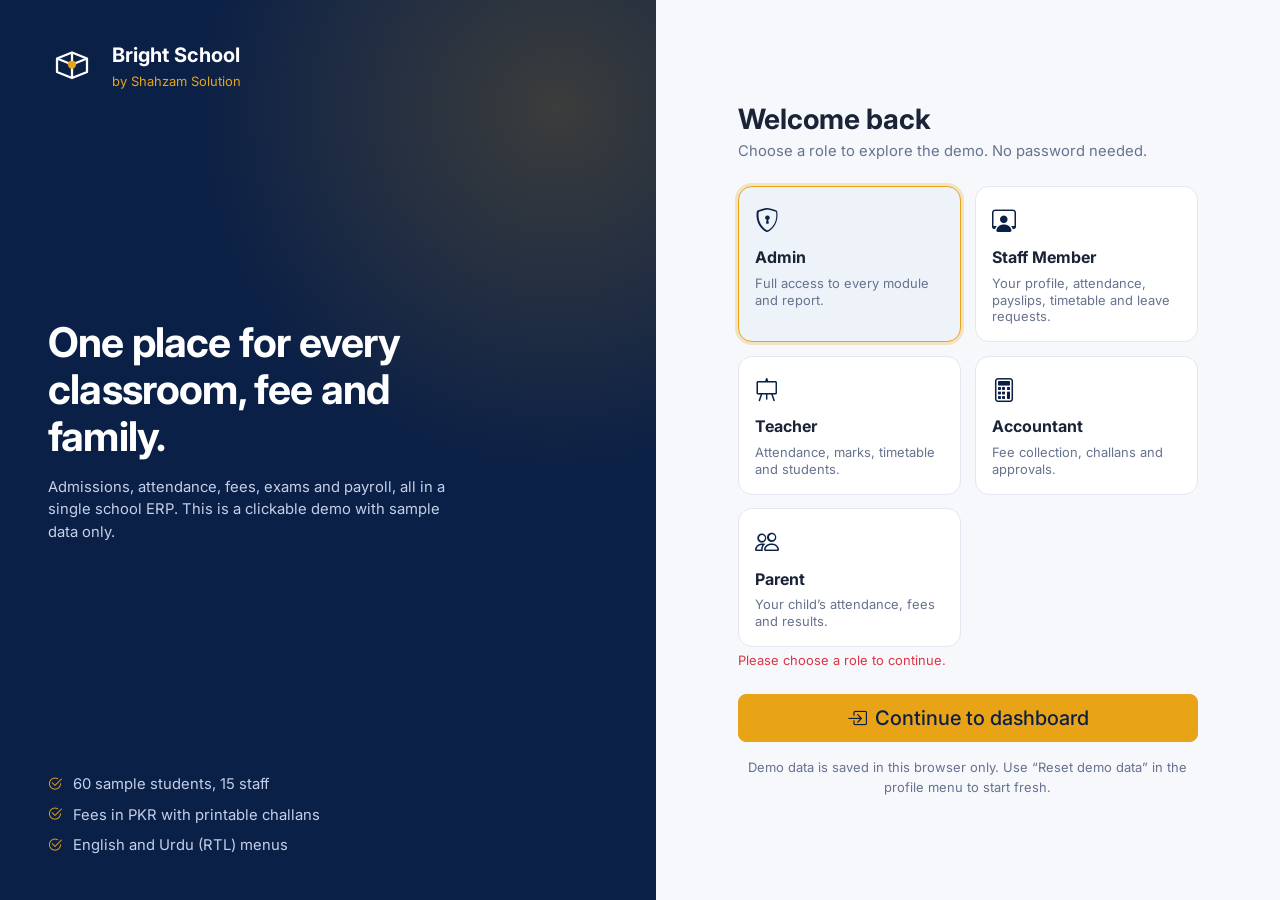
<file: pages/mentor-ai.html>
<!DOCTYPE html>
<html lang="en" data-bs-theme="light">
<head>
  <meta charset="utf-8">
  <meta name="viewport" content="width=device-width, initial-scale=1">
  <title>Mentor AI · Bright School</title>
  <link rel="icon" href="../assets/img/logo.svg">
  <link rel="preconnect" href="https://fonts.googleapis.com">
  <link href="https://fonts.googleapis.com/css2?family=Inter:wght@400;500;600;700&family=Noto+Naskh+Arabic:wght@400;600&display=swap" rel="stylesheet">
  <link id="bs-css" rel="stylesheet" href="https://cdn.jsdelivr.net/npm/bootstrap@5.3.3/dist/css/bootstrap.min.css">
  <link rel="stylesheet" href="https://cdn.jsdelivr.net/npm/bootstrap-icons@1.11.3/font/bootstrap-icons.min.css">
  <link rel="stylesheet" href="../assets/css/theme.css">
  <link rel="stylesheet" href="../assets/css/app.css">
  <link rel="stylesheet" href="../assets/css/print.css" media="print">
  <script src="../assets/js/data.js"></script>
  <script src="../assets/js/app.js"></script>
  <style>
    /* ── Mentor AI page styles ── */
    .mentor-wrap { display: flex; gap: 1rem; height: calc(100vh - var(--topbar-h) - 120px); min-height: 480px; }

    /* Sidebar: history + quick prompts */
    .mentor-side {
      width: 260px; flex: none; display: flex; flex-direction: column; gap: .75rem;
      overflow: hidden;
    }
    .mentor-side .card-soft { flex: 1; overflow: hidden; display: flex; flex-direction: column; }
    .history-list { flex: 1; overflow-y: auto; padding: .5rem; }
    .history-item {
      display: flex; align-items: center; gap: .5rem; padding: .45rem .6rem;
      border-radius: 8px; cursor: pointer; font-size: .82rem; color: var(--text);
      border: 1px solid transparent; transition: background .12s;
    }
    .history-item:hover { background: var(--surface-2); }
    .history-item.active { background: rgba(232,163,23,.14); border-color: rgba(232,163,23,.3); }
    .history-item i { color: var(--amber); flex: none; }
    .history-item .hi-title { flex: 1; overflow: hidden; text-overflow: ellipsis; white-space: nowrap; }
    .history-item .hi-del { opacity: 0; font-size: .75rem; color: var(--muted); flex: none; }
    .history-item:hover .hi-del { opacity: 1; }

    /* Main chat area */
    .mentor-main { flex: 1; min-width: 0; display: flex; flex-direction: column; gap: .75rem; }
    .chat-window {
      flex: 1; overflow-y: auto; padding: 1rem 1.1rem;
      background: var(--surface); border: 1px solid var(--border);
      border-radius: var(--radius); box-shadow: var(--shadow);
      scroll-behavior: smooth;
    }

    /* Messages */
    .msg { display: flex; gap: .75rem; margin-bottom: 1rem; animation: msgIn .2s ease; }
    @keyframes msgIn { from { opacity: 0; transform: translateY(6px); } to { opacity: 1; transform: none; } }
    .msg.user { flex-direction: row-reverse; }
    .msg-avatar {
      width: 34px; height: 34px; border-radius: 50%; flex: none;
      display: grid; place-items: center; font-size: .8rem; font-weight: 700;
    }
    .msg.ai .msg-avatar { background: var(--navy); color: var(--amber); }
    .msg.user .msg-avatar { background: var(--amber); color: var(--navy); }
    .msg-body { max-width: 78%; }
    .msg-bubble {
      padding: .65rem .9rem; border-radius: 14px; font-size: .88rem; line-height: 1.6;
      word-break: break-word;
    }
    .msg.ai .msg-bubble { background: var(--surface-2); border-bottom-left-radius: 4px; }
    .msg.user .msg-bubble { background: var(--navy); color: #fff; border-bottom-right-radius: 4px; }
    .msg-meta { font-size: .72rem; color: var(--muted); margin-top: .25rem; padding-inline: .2rem; }
    .msg.user .msg-meta { text-align: right; }

    /* Typing indicator */
    .typing-dots span {
      display: inline-block; width: 7px; height: 7px; border-radius: 50%;
      background: var(--muted); margin: 0 2px;
      animation: bounce .9s infinite;
    }
    .typing-dots span:nth-child(2) { animation-delay: .15s; }
    .typing-dots span:nth-child(3) { animation-delay: .3s; }
    @keyframes bounce { 0%,60%,100% { transform: translateY(0); } 30% { transform: translateY(-6px); } }

    /* Suggestions chips */
    .suggestions { display: flex; flex-wrap: wrap; gap: .4rem; padding: .5rem 0 .25rem; }
    .sug-chip {
      font-size: .78rem; padding: .28rem .7rem; border-radius: 99px; cursor: pointer;
      border: 1px solid var(--border); background: var(--surface); color: var(--text);
      transition: background .12s, border-color .12s;
    }
    .sug-chip:hover { background: rgba(232,163,23,.14); border-color: var(--amber); }

    /* Input bar */
    .chat-input-bar {
      background: var(--surface); border: 1px solid var(--border);
      border-radius: var(--radius); box-shadow: var(--shadow); padding: .6rem .75rem;
    }
    .chat-input-bar textarea {
      border: 0; background: transparent; resize: none; outline: none;
      width: 100%; font-size: .9rem; color: var(--text); max-height: 120px;
      font-family: inherit;
    }
    .chat-input-bar textarea::placeholder { color: var(--muted); }
    .input-actions { display: flex; align-items: center; gap: .4rem; margin-top: .4rem; }
    .char-count { font-size: .72rem; color: var(--muted); margin-inline-start: auto; }

    /* Quick prompt cards */
    .qp-grid { display: grid; grid-template-columns: 1fr 1fr; gap: .5rem; }
    .qp-card {
      padding: .6rem .75rem; border-radius: 10px; cursor: pointer; font-size: .8rem;
      border: 1px solid var(--border); background: var(--surface-2);
      transition: background .12s, border-color .12s; line-height: 1.4;
    }
    .qp-card:hover { background: rgba(232,163,23,.12); border-color: var(--amber); }
    .qp-card i { color: var(--amber); display: block; font-size: 1.1rem; margin-bottom: .25rem; }

    /* Stats bar */
    .ai-stats { display: flex; gap: 1rem; font-size: .75rem; color: var(--muted); flex-wrap: wrap; }
    .ai-stats span { display: flex; align-items: center; gap: .3rem; }

    /* Welcome screen */
    .welcome-screen { text-align: center; padding: 2rem 1rem; }
    .welcome-screen .ai-logo {
      width: 64px; height: 64px; border-radius: 18px; background: var(--navy);
      color: var(--amber); display: inline-grid; place-items: center; font-size: 1.8rem; margin-bottom: 1rem;
    }

    /* Markdown-like rendering */
    .msg-bubble strong { font-weight: 600; }
    .msg-bubble ul, .msg-bubble ol { padding-inline-start: 1.2rem; margin: .4rem 0; }
    .msg-bubble li { margin-bottom: .2rem; }
    .msg-bubble code { background: rgba(0,0,0,.08); padding: .1rem .35rem; border-radius: 4px; font-size: .82em; }
    .msg.user .msg-bubble code { background: rgba(255,255,255,.15); }
    .msg-bubble table { width: 100%; border-collapse: collapse; font-size: .82rem; margin: .5rem 0; }
    .msg-bubble th, .msg-bubble td { border: 1px solid var(--border); padding: .3rem .5rem; }
    .msg-bubble th { background: var(--surface-2); font-weight: 600; }

    /* Copy button on AI messages */
    .msg-actions { display: flex; gap: .3rem; margin-top: .3rem; opacity: 0; transition: opacity .15s; }
    .msg:hover .msg-actions { opacity: 1; }
    .msg-actions button { font-size: .72rem; padding: .15rem .45rem; border-radius: 6px; border: 1px solid var(--border); background: var(--surface); color: var(--muted); }
    .msg-actions button:hover { color: var(--text); }

    @media (max-width: 767.98px) {
      .mentor-side { display: none; }
      .mentor-wrap { height: calc(100vh - var(--topbar-h) - 160px); }
    }
  </style>
</head>
<body data-page="mentor-ai" data-title-key="m_mentor" data-group="g_workflow">
  <a class="visually-hidden-focusable skip-link" href="#page">Skip to content</a>

  <main id="page" tabindex="-1">
    <div class="page-head">
      <div>
        <h1 class="h3 mb-1"><i class="bi bi-stars text-warning me-2"></i>Mentor AI</h1>
        <p class="text-muted mb-0">Your intelligent school management assistant — powered by live demo data.</p>
      </div>
      <div class="d-flex gap-2 align-items-center">
        <div class="ai-stats" id="aiStats"></div>
        <button class="btn btn-sm btn-outline-secondary" id="exportBtn" title="Export chat"><i class="bi bi-download me-1"></i>Export</button>
        <button class="btn btn-sm btn-outline-danger" id="clearBtn" title="Clear conversation"><i class="bi bi-trash me-1"></i>Clear</button>
        <button class="btn btn-sm btn-warning" id="newChatBtn"><i class="bi bi-plus-lg me-1"></i>New Chat</button>
      </div>
    </div>

    <div class="mentor-wrap">
      <!-- Sidebar: history + quick prompts -->
      <div class="mentor-side">
        <div class="card-soft">
          <div class="card-head" style="font-size:.82rem;">
            <span><i class="bi bi-clock-history me-1"></i>History</span>
            <button class="btn btn-link btn-sm p-0 text-muted" id="clearHistoryBtn" title="Clear all history"><i class="bi bi-x-lg"></i></button>
          </div>
          <div class="history-list" id="historyList"></div>
        </div>
      </div>

      <!-- Main chat -->
      <div class="mentor-main">
        <div class="chat-window" id="chatWindow" role="log" aria-live="polite" aria-label="Chat messages"></div>

        <!-- Suggestions row -->
        <div class="suggestions" id="suggestionsRow"></div>

        <!-- Input bar -->
        <div class="chat-input-bar">
          <textarea id="chatInput" rows="2" placeholder="Ask anything about students, fees, attendance, exams…" maxlength="800" aria-label="Message input"></textarea>
          <div class="input-actions">
            <button class="btn btn-sm btn-outline-secondary" id="voiceBtn" title="Voice input (demo)"><i class="bi bi-mic"></i></button>
            <button class="btn btn-sm btn-outline-secondary" id="attachBtn" title="Attach context"><i class="bi bi-paperclip"></i></button>
            <span class="char-count" id="charCount">0 / 800</span>
            <button class="btn btn-sm btn-primary ms-2" id="sendBtn" disabled>
              <i class="bi bi-send-fill me-1"></i>Send
            </button>
          </div>
        </div>
      </div>
    </div>
  </main>

  <script src="https://cdn.jsdelivr.net/npm/bootstrap@5.3.3/dist/js/bootstrap.bundle.min.js"></script>
  <script src="../assets/js/layout.js"></script>
  <script src="../assets/js/pages/mentor-ai.js"></script>
</body>
</html>
</file>
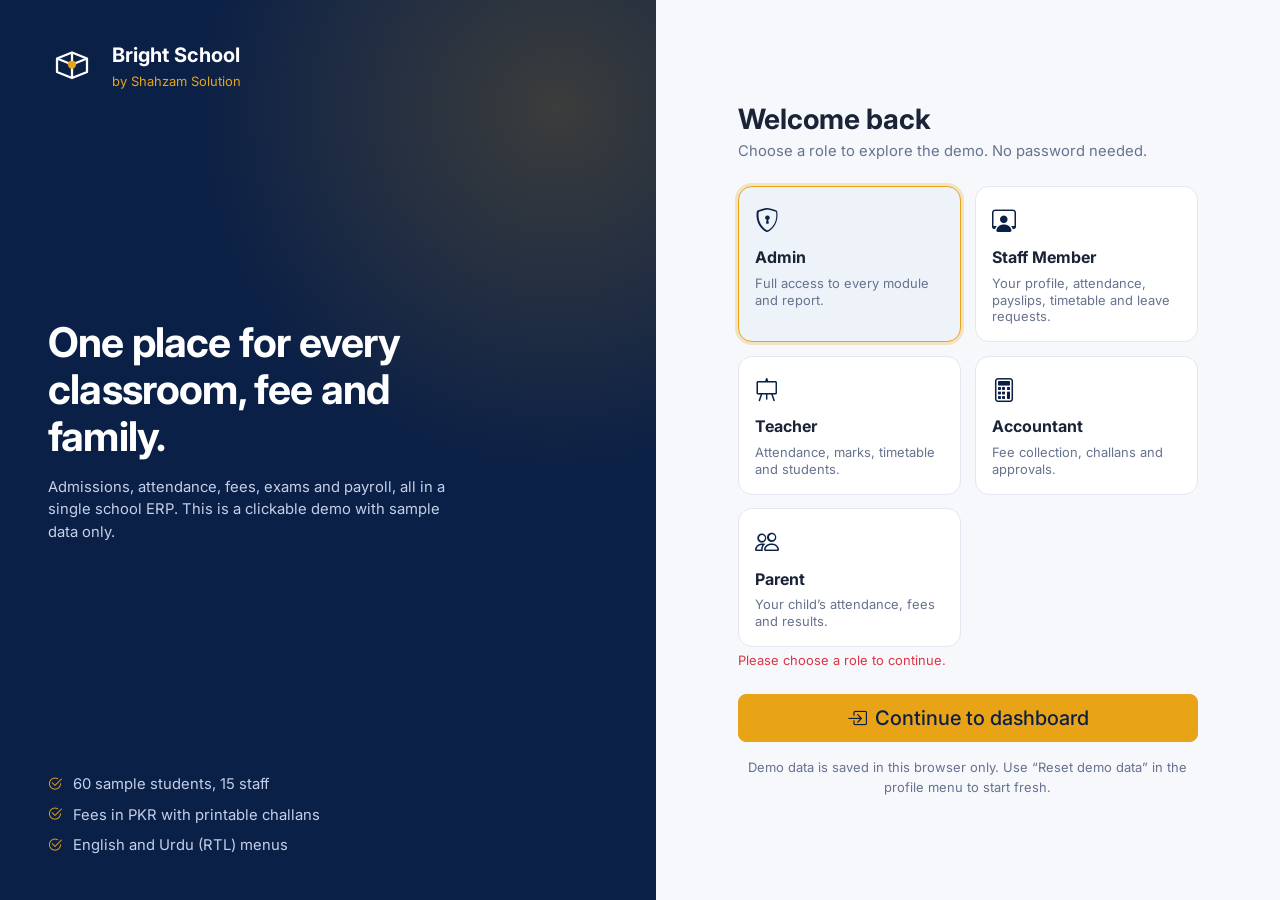
<file: pages/settings.html>
<!DOCTYPE html>
<html lang="en" data-bs-theme="light">
<head>
  <meta charset="utf-8">
  <meta name="viewport" content="width=device-width, initial-scale=1">
  <title>Settings · Bright School</title>
  <link rel="icon" href="../assets/img/logo.svg">
  <link rel="preconnect" href="https://fonts.googleapis.com">
  <link href="https://fonts.googleapis.com/css2?family=Inter:wght@400;500;600;700&family=Noto+Naskh+Arabic:wght@400;600&display=swap" rel="stylesheet">
  <link id="bs-css" rel="stylesheet" href="https://cdn.jsdelivr.net/npm/bootstrap@5.3.3/dist/css/bootstrap.min.css">
  <link rel="stylesheet" href="https://cdn.jsdelivr.net/npm/bootstrap-icons@1.11.3/font/bootstrap-icons.min.css">
  <link rel="stylesheet" href="../assets/css/theme.css">
  <link rel="stylesheet" href="../assets/css/app.css">
  <link rel="stylesheet" href="../assets/css/pages.css">
  <link rel="stylesheet" href="../assets/css/print.css" media="print">
  <script src="../assets/js/data.js"></script>
  <script src="../assets/js/app.js"></script>
</head>
<body data-page="settings" data-title-key="m_settings" data-group="g_system">
  <a class="visually-hidden-focusable skip-link" href="#page">Skip to content</a>

  <main id="page" tabindex="-1">
    <div class="page-head">
      <div>
        <h1 class="h3 mb-1">Settings</h1>
        <p class="text-muted mb-0">Manage school profile, classes, fee heads, users and system preferences.</p>
      </div>
      <div class="d-flex gap-2" id="headActions"></div>
    </div>

    <!-- Tab nav -->
    <ul class="nav nav-tabs mb-3" id="settingsTabs" role="tablist">
      <li class="nav-item"><button class="nav-link active" data-bs-toggle="tab" data-bs-target="#tabSchool"  type="button"><i class="bi bi-building me-1"></i>School</button></li>
      <li class="nav-item"><button class="nav-link"        data-bs-toggle="tab" data-bs-target="#tabClasses" type="button"><i class="bi bi-grid me-1"></i>Classes</button></li>
      <li class="nav-item"><button class="nav-link"        data-bs-toggle="tab" data-bs-target="#tabFeeHeads" type="button"><i class="bi bi-cash-coin me-1"></i>Fee Heads</button></li>
      <li class="nav-item"><button class="nav-link"        data-bs-toggle="tab" data-bs-target="#tabSubjects" type="button"><i class="bi bi-book me-1"></i>Subjects</button></li>
      <li class="nav-item"><button class="nav-link"        data-bs-toggle="tab" data-bs-target="#tabAppearance" type="button"><i class="bi bi-palette me-1"></i>Appearance</button></li>
      <li class="nav-item"><button class="nav-link"        data-bs-toggle="tab" data-bs-target="#tabDanger"   type="button"><i class="bi bi-shield-exclamation me-1"></i>Advanced</button></li>
    </ul>

    <div class="tab-content" id="settingsTabContent">

      <!-- ===== TAB 1: School Profile ===== -->
      <div class="tab-pane fade show active" id="tabSchool">
        <div class="row g-3">
          <div class="col-12 col-lg-8">
            <div class="card-soft p-4">
              <h2 class="fs-6 fw-semibold mb-3"><i class="bi bi-building me-2 text-primary"></i>School Profile</h2>
              <form id="schoolForm" novalidate>
                <div class="row g-3">
                  <div class="col-12 col-sm-6">
                    <label class="form-label" for="sName">School Name <span class="text-danger">*</span></label>
                    <input class="form-control" id="sName" required maxlength="80">
                  </div>
                  <div class="col-12 col-sm-6">
                    <label class="form-label" for="sTagline">Tagline</label>
                    <input class="form-control" id="sTagline" maxlength="100">
                  </div>
                  <div class="col-12">
                    <label class="form-label" for="sAddress">Address</label>
                    <input class="form-control" id="sAddress" maxlength="160">
                  </div>
                  <div class="col-12 col-sm-6">
                    <label class="form-label" for="sPhone">Phone</label>
                    <input class="form-control" id="sPhone" type="tel" maxlength="20">
                  </div>
                  <div class="col-12 col-sm-6">
                    <label class="form-label" for="sEmail">Email</label>
                    <input class="form-control" id="sEmail" type="email" maxlength="80">
                  </div>
                  <div class="col-12 col-sm-6">
                    <label class="form-label" for="sPrincipal">Principal Name</label>
                    <input class="form-control" id="sPrincipal" maxlength="80">
                  </div>
                  <div class="col-12 col-sm-6">
                    <label class="form-label" for="sSession">Academic Session</label>
                    <input class="form-control" id="sSession" placeholder="e.g. 2026-27" maxlength="12">
                  </div>
                </div>
                <hr class="my-3">
                <h2 class="fs-6 fw-semibold mb-3"><i class="bi bi-bank me-2 text-primary"></i>Bank Details</h2>
                <div class="row g-3">
                  <div class="col-12 col-sm-4">
                    <label class="form-label" for="sBankName">Bank Name</label>
                    <input class="form-control" id="sBankName" maxlength="60">
                  </div>
                  <div class="col-12 col-sm-4">
                    <label class="form-label" for="sAccTitle">Account Title</label>
                    <input class="form-control" id="sAccTitle" maxlength="80">
                  </div>
                  <div class="col-12 col-sm-4">
                    <label class="form-label" for="sAccNo">Account Number</label>
                    <input class="form-control" id="sAccNo" maxlength="30">
                  </div>
                  <div class="col-12 col-sm-6">
                    <label class="form-label" for="sDueDay">Fee Due Day (of month)</label>
                    <input class="form-control" id="sDueDay" type="number" min="1" max="28">
                  </div>
                  <div class="col-12 col-sm-6">
                    <label class="form-label" for="sLateFine">Late Fine (Rs)</label>
                    <input class="form-control" id="sLateFine" type="number" min="0">
                  </div>
                </div>
                <div class="mt-4 d-flex gap-2">
                  <button class="btn btn-primary" type="submit"><i class="bi bi-check-lg me-1"></i>Save Changes</button>
                  <button class="btn btn-light" type="button" id="schoolReset">Discard</button>
                </div>
              </form>
            </div>
          </div>
          <div class="col-12 col-lg-4 vstack gap-3">
            <!-- Live preview card -->
            <div class="card-soft p-3">
              <h2 class="fs-6 fw-semibold mb-3"><i class="bi bi-eye me-2 text-primary"></i>Live Preview</h2>
              <div class="text-center py-2">
                <div class="avatar lg mx-auto mb-2" id="prevInitials">BS</div>
                <div class="fw-bold" id="prevName">Bright School</div>
                <div class="text-muted small" id="prevTagline">Learning that shines</div>
                <div class="text-muted small mt-1" id="prevAddress"></div>
                <div class="text-muted small" id="prevContact"></div>
              </div>
              <hr class="my-2">
              <div class="small text-muted d-flex justify-content-between">
                <span>Session</span><strong id="prevSession" class="text-body">—</strong>
              </div>
              <div class="small text-muted d-flex justify-content-between mt-1">
                <span>Principal</span><strong id="prevPrincipal" class="text-body">—</strong>
              </div>
              <div class="small text-muted d-flex justify-content-between mt-1">
                <span>Due Day</span><strong id="prevDue" class="text-body">—</strong>
              </div>
            </div>
            <!-- Quick stats -->
            <div class="card-soft p-3">
              <h2 class="fs-6 fw-semibold mb-2"><i class="bi bi-bar-chart me-2 text-primary"></i>Quick Stats</h2>
              <div id="quickStats" class="vstack gap-1"></div>
            </div>
          </div>
        </div>
      </div>

      <!-- ===== TAB 2: Classes ===== -->
      <div class="tab-pane fade" id="tabClasses">
        <div class="card-soft">
          <div class="card-head">
            <span><i class="bi bi-grid me-2"></i>Classes &amp; Sections</span>
            <button class="btn btn-sm btn-primary" id="addClassBtn"><i class="bi bi-plus-lg me-1"></i>Add Class</button>
          </div>
          <div class="card-body-x p-0">
            <table class="table table-modern mb-0" id="classTable">
              <thead><tr>
                <th>Class Name</th><th>Section</th><th class="text-end">Monthly Fee (Rs)</th><th class="text-center">Students</th><th class="text-end">Actions</th>
              </tr></thead>
              <tbody id="classBody"></tbody>
            </table>
          </div>
        </div>
      </div>

      <!-- ===== TAB 3: Fee Heads ===== -->
      <div class="tab-pane fade" id="tabFeeHeads">
        <div class="card-soft">
          <div class="card-head">
            <span><i class="bi bi-cash-coin me-2"></i>Fee Heads</span>
            <button class="btn btn-sm btn-primary" id="addFeeHeadBtn"><i class="bi bi-plus-lg me-1"></i>Add Fee Head</button>
          </div>
          <div class="card-body-x p-0">
            <table class="table table-modern mb-0" id="feeHeadTable">
              <thead><tr>
                <th>ID</th><th>Name</th><th class="text-end">Amount (Rs)</th><th>Frequency</th><th class="text-end">Actions</th>
              </tr></thead>
              <tbody id="feeHeadBody"></tbody>
            </table>
          </div>
        </div>
      </div>

      <!-- ===== TAB 4: Subjects ===== -->
      <div class="tab-pane fade" id="tabSubjects">
        <div class="card-soft">
          <div class="card-head">
            <span><i class="bi bi-book me-2"></i>Subjects</span>
            <button class="btn btn-sm btn-primary" id="addSubjectBtn"><i class="bi bi-plus-lg me-1"></i>Add Subject</button>
          </div>
          <div class="card-body-x">
            <div class="d-flex flex-wrap gap-2" id="subjectChips"></div>
          </div>
        </div>
      </div>

      <!-- ===== TAB 5: Appearance ===== -->
      <div class="tab-pane fade" id="tabAppearance">
        <div class="row g-3">
          <div class="col-12 col-md-6">
            <div class="card-soft p-4">
              <h2 class="fs-6 fw-semibold mb-3"><i class="bi bi-moon-stars me-2 text-primary"></i>Theme</h2>
              <div class="d-flex gap-3">
                <label class="theme-opt flex-fill text-center p-3 rounded border cursor-pointer" id="themeLight">
                  <i class="bi bi-sun fs-3 d-block mb-1 text-warning"></i>
                  <span class="small fw-semibold">Light</span>
                </label>
                <label class="theme-opt flex-fill text-center p-3 rounded border cursor-pointer" id="themeDark">
                  <i class="bi bi-moon-stars fs-3 d-block mb-1 text-primary"></i>
                  <span class="small fw-semibold">Dark</span>
                </label>
              </div>
            </div>
          </div>
          <div class="col-12 col-md-6">
            <div class="card-soft p-4">
              <h2 class="fs-6 fw-semibold mb-3"><i class="bi bi-translate me-2 text-primary"></i>Language &amp; Direction</h2>
              <div class="d-flex gap-3">
                <label class="theme-opt flex-fill text-center p-3 rounded border cursor-pointer" id="langEn">
                  <span class="fs-3 d-block mb-1">🇬🇧</span>
                  <span class="small fw-semibold">English (LTR)</span>
                </label>
                <label class="theme-opt flex-fill text-center p-3 rounded border cursor-pointer" id="langUr">
                  <span class="fs-3 d-block mb-1">🇵🇰</span>
                  <span class="small fw-semibold">اردو (RTL)</span>
                </label>
              </div>
            </div>
          </div>
          <div class="col-12 col-md-6">
            <div class="card-soft p-4">
              <h2 class="fs-6 fw-semibold mb-3"><i class="bi bi-layout-sidebar me-2 text-primary"></i>Sidebar</h2>
              <div class="form-check form-switch">
                <input class="form-check-input" type="checkbox" id="sidebarCollapsed" role="switch">
                <label class="form-check-label" for="sidebarCollapsed">Start collapsed by default</label>
              </div>
            </div>
          </div>
          <div class="col-12 col-md-6">
            <div class="card-soft p-4">
              <h2 class="fs-6 fw-semibold mb-3"><i class="bi bi-person-badge me-2 text-primary"></i>Active Role</h2>
              <div id="roleCards" class="d-flex flex-wrap gap-2"></div>
            </div>
          </div>
        </div>
      </div>

      <!-- ===== TAB 6: Advanced / Danger ===== -->
      <div class="tab-pane fade" id="tabDanger">
        <div class="row g-3">
          <div class="col-12 col-md-6">
            <div class="card-soft p-4 border-warning">
              <h2 class="fs-6 fw-semibold mb-1"><i class="bi bi-download me-2 text-warning"></i>Export Demo Data</h2>
              <p class="text-muted small mb-3">Download the current database snapshot as JSON.</p>
              <button class="btn btn-outline-warning btn-sm" id="exportBtn"><i class="bi bi-file-earmark-arrow-down me-1"></i>Export JSON</button>
            </div>
          </div>
          <div class="col-12 col-md-6">
            <div class="card-soft p-4 border-info">
              <h2 class="fs-6 fw-semibold mb-1"><i class="bi bi-upload me-2 text-info"></i>Import Data</h2>
              <p class="text-muted small mb-3">Restore a previously exported JSON snapshot.</p>
              <input type="file" id="importFile" accept=".json" class="d-none">
              <button class="btn btn-outline-info btn-sm" id="importBtn"><i class="bi bi-file-earmark-arrow-up me-1"></i>Import JSON</button>
            </div>
          </div>
          <div class="col-12 col-md-6">
            <div class="card-soft p-4 border-danger">
              <h2 class="fs-6 fw-semibold mb-1 text-danger"><i class="bi bi-arrow-counterclockwise me-2"></i>Reset Demo Data</h2>
              <p class="text-muted small mb-3">Wipe all changes and restore the original seed data. This cannot be undone.</p>
              <button class="btn btn-danger btn-sm" id="dangerResetBtn"><i class="bi bi-trash me-1"></i>Reset All Data</button>
            </div>
          </div>
          <div class="col-12 col-md-6">
            <div class="card-soft p-4">
              <h2 class="fs-6 fw-semibold mb-1"><i class="bi bi-info-circle me-2 text-primary"></i>System Info</h2>
              <div id="sysInfo" class="vstack gap-1 small text-muted mt-2"></div>
            </div>
          </div>
          <div class="col-12" id="auditCard">
            <div class="card-soft">
              <div class="card-head"><span><i class="bi bi-clock-history me-2 text-primary"></i>Recent audit activity</span><button class="btn btn-sm btn-outline-primary" id="exportAuditBtn"><i class="bi bi-download me-1"></i>Export log</button></div>
              <div class="table-responsive"><table class="table table-modern mb-0"><thead><tr><th>Time</th><th>User / Role</th><th>Action</th><th>Record</th><th>Details</th></tr></thead><tbody id="auditLogBody"></tbody></table></div>
              <p class="small text-muted p-3 mb-0">Demo audit trail is saved in this browser and retains the latest 500 recorded changes.</p>
            </div>
          </div>
        </div>
      </div>

    </div><!-- /tab-content -->
  </main>

  <!-- ===== Class Modal ===== -->
  <div class="modal fade" id="classModal" tabindex="-1" aria-labelledby="classModalTitle" aria-hidden="true">
    <div class="modal-dialog modal-dialog-centered modal-sm">
      <form class="modal-content" id="classForm" novalidate>
        <div class="modal-header">
          <h2 class="modal-title fs-6" id="classModalTitle">Add Class</h2>
          <button type="button" class="btn-close" data-bs-dismiss="modal" aria-label="Close"></button>
        </div>
        <div class="modal-body vstack gap-3">
          <input type="hidden" id="classEditIdx">
          <div>
            <label class="form-label" for="className">Class Name <span class="text-danger">*</span></label>
            <input class="form-control" id="className" required maxlength="40" placeholder="e.g. Class 11">
            <div class="invalid-feedback">Required.</div>
          </div>
          <div>
            <label class="form-label" for="classSection">Section</label>
            <input class="form-control" id="classSection" maxlength="5" placeholder="A">
          </div>
          <div>
            <label class="form-label" for="classFee">Monthly Fee (Rs) <span class="text-danger">*</span></label>
            <input class="form-control" id="classFee" type="number" min="0" required>
            <div class="invalid-feedback">Required.</div>
          </div>
        </div>
        <div class="modal-footer">
          <button type="button" class="btn btn-light" data-bs-dismiss="modal">Cancel</button>
          <button class="btn btn-primary" type="submit">Save</button>
        </div>
      </form>
    </div>
  </div>

  <!-- ===== Fee Head Modal ===== -->
  <div class="modal fade" id="feeHeadModal" tabindex="-1" aria-labelledby="fhModalTitle" aria-hidden="true">
    <div class="modal-dialog modal-dialog-centered modal-sm">
      <form class="modal-content" id="feeHeadForm" novalidate>
        <div class="modal-header">
          <h2 class="modal-title fs-6" id="fhModalTitle">Add Fee Head</h2>
          <button type="button" class="btn-close" data-bs-dismiss="modal" aria-label="Close"></button>
        </div>
        <div class="modal-body vstack gap-3">
          <input type="hidden" id="fhEditId">
          <div>
            <label class="form-label" for="fhName">Name <span class="text-danger">*</span></label>
            <input class="form-control" id="fhName" required maxlength="60">
            <div class="invalid-feedback">Required.</div>
          </div>
          <div>
            <label class="form-label" for="fhAmount">Amount (Rs) <span class="text-danger">*</span></label>
            <input class="form-control" id="fhAmount" type="number" min="0" required>
            <div class="invalid-feedback">Required.</div>
          </div>
          <div>
            <label class="form-label" for="fhFreq">Frequency</label>
            <select class="form-select" id="fhFreq">
              <option>Monthly</option><option>One-time</option><option>Yearly</option><option>Per term</option><option>Per challan</option>
            </select>
          </div>
        </div>
        <div class="modal-footer">
          <button type="button" class="btn btn-light" data-bs-dismiss="modal">Cancel</button>
          <button class="btn btn-primary" type="submit">Save</button>
        </div>
      </form>
    </div>
  </div>

  <!-- ===== Subject Modal ===== -->
  <div class="modal fade" id="subjectModal" tabindex="-1" aria-labelledby="subModalTitle" aria-hidden="true">
    <div class="modal-dialog modal-dialog-centered modal-sm">
      <form class="modal-content" id="subjectForm" novalidate>
        <div class="modal-header">
          <h2 class="modal-title fs-6" id="subModalTitle">Add Subject</h2>
          <button type="button" class="btn-close" data-bs-dismiss="modal" aria-label="Close"></button>
        </div>
        <div class="modal-body">
          <label class="form-label" for="subjectName">Subject Name <span class="text-danger">*</span></label>
          <input class="form-control" id="subjectName" required maxlength="50">
          <div class="invalid-feedback">Required.</div>
        </div>
        <div class="modal-footer">
          <button type="button" class="btn btn-light" data-bs-dismiss="modal">Cancel</button>
          <button class="btn btn-primary" type="submit">Add</button>
        </div>
      </form>
    </div>
  </div>

  <script src="https://cdn.jsdelivr.net/npm/bootstrap@5.3.3/dist/js/bootstrap.bundle.min.js"></script>
  <script src="../assets/js/layout.js"></script>
  <script src="../assets/js/pages/settings.js"></script>
</body>
</html>
</file>
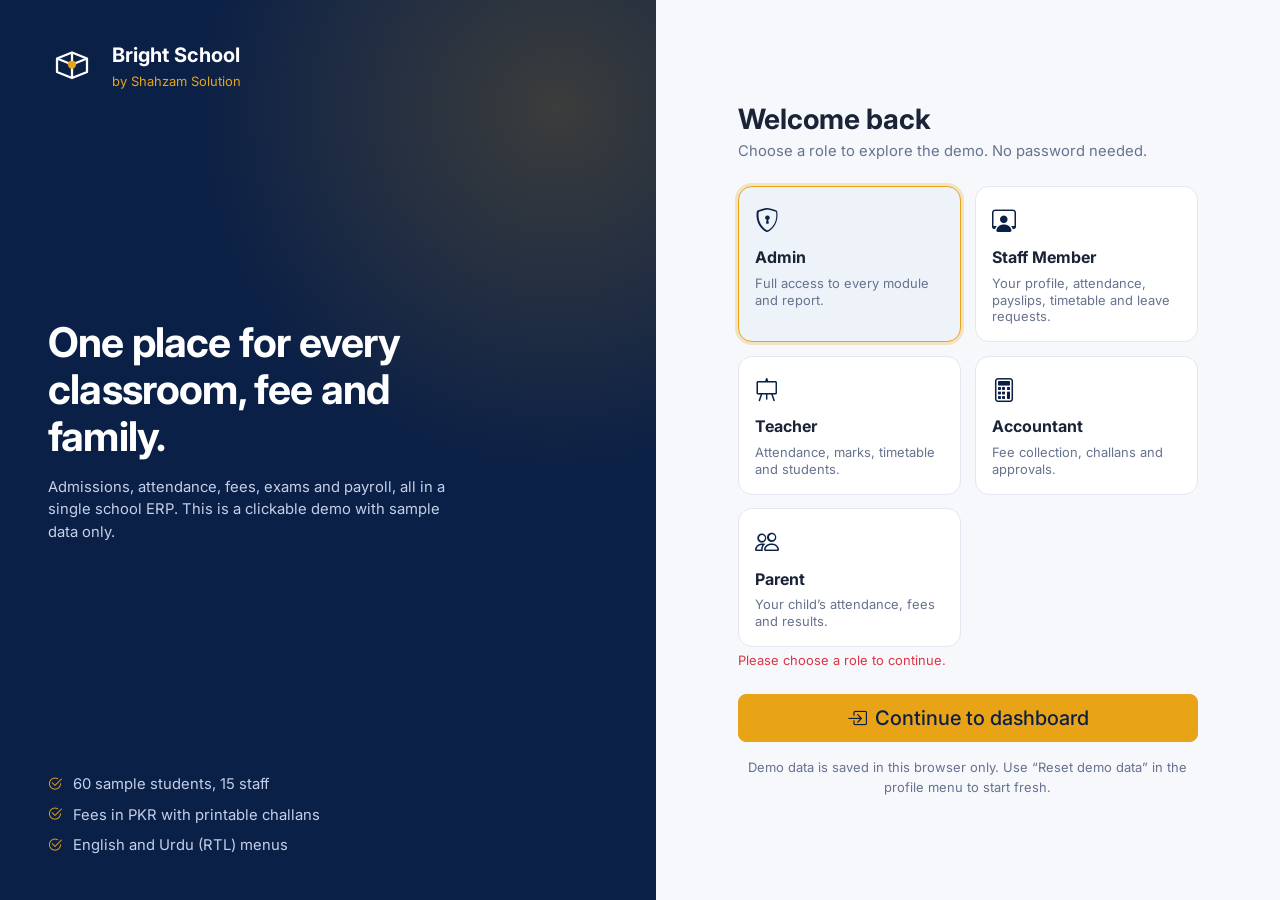
<file: pages/staff-portal.html>
<!DOCTYPE html>
<html lang="en" data-bs-theme="light">
<head>
  <meta charset="utf-8">
  <meta name="viewport" content="width=device-width, initial-scale=1">
  <title>My Staff Portal · Bright School</title>
  <link rel="icon" href="../assets/img/logo.svg">
  <link rel="preconnect" href="https://fonts.googleapis.com">
  <link href="https://fonts.googleapis.com/css2?family=Inter:wght@400;500;600;700&family=Noto+Naskh+Arabic:wght@400;600&display=swap" rel="stylesheet">
  <link id="bs-css" rel="stylesheet" href="https://cdn.jsdelivr.net/npm/bootstrap@5.3.3/dist/css/bootstrap.min.css">
  <link rel="stylesheet" href="https://cdn.jsdelivr.net/npm/bootstrap-icons@1.11.3/font/bootstrap-icons.min.css">
  <link rel="stylesheet" href="../assets/css/theme.css">
  <link rel="stylesheet" href="../assets/css/app.css">
  <link rel="stylesheet" href="../assets/css/pages.css">
  <link rel="stylesheet" href="../assets/css/print.css" media="print">
  <script src="../assets/js/data.js"></script>
  <script src="../assets/js/app.js"></script>
</head>
<body data-page="staff-portal" data-title-key="m_staff_portal" data-group="g_staff">
  <a class="visually-hidden-focusable skip-link" href="#page">Skip to content</a>
  <main id="page" tabindex="-1">
    <div class="page-head">
      <div><p class="text-muted small mb-1">Staff self-service</p><h1 class="h3 mb-1" id="staffWelcome">My Staff Portal</h1><p class="text-muted mb-0" id="staffSubline"></p></div>
      <button class="btn btn-outline-primary" id="staffPrint"><i class="bi bi-printer me-1"></i>Print summary</button>
    </div>

    <section class="row g-3 mb-3" id="staffKpis" aria-label="My work summary"></section>

    <div class="row g-3 mb-3">
      <div class="col-12 col-lg-5">
        <section class="card-soft h-100" aria-labelledby="profileTitle">
          <div class="card-head"><span id="profileTitle"><i class="bi bi-person-vcard me-2 text-primary"></i>My profile</span></div>
          <div class="card-body-x" id="staffProfile"></div>
        </section>
      </div>
      <div class="col-12 col-lg-7" id="staffAttendance">
        <section class="card-soft h-100" aria-labelledby="myAttendanceTitle">
          <div class="card-head"><span id="myAttendanceTitle"><i class="bi bi-calendar-check me-2 text-primary"></i>My recent attendance</span><span class="small text-muted">This month</span></div>
          <div class="table-responsive"><table class="table table-modern mb-0"><thead><tr><th>Date</th><th>Status</th></tr></thead><tbody id="staffAttendanceBody"></tbody></table></div>
        </section>
      </div>
    </div>

    <div class="row g-3 mb-3">
      <div class="col-12 col-lg-6" id="staffPayroll">
        <section class="card-soft h-100" aria-labelledby="myPayrollTitle">
          <div class="card-head"><span id="myPayrollTitle"><i class="bi bi-cash-stack me-2 text-primary"></i>My payslips</span></div>
          <div class="table-responsive"><table class="table table-modern mb-0"><thead><tr><th>Month</th><th class="text-end">Net pay</th><th>Status</th><th></th></tr></thead><tbody id="staffPayrollBody"></tbody></table></div>
        </section>
      </div>
      <div class="col-12 col-lg-6" id="staffLeave">
        <section class="card-soft h-100" aria-labelledby="leaveTitle">
          <div class="card-head"><span id="leaveTitle"><i class="bi bi-calendar2-minus me-2 text-primary"></i>My leave requests</span><button class="btn btn-sm btn-primary" id="newStaffLeave"><i class="bi bi-plus-lg me-1"></i>Request leave</button></div>
          <div class="table-responsive"><table class="table table-modern mb-0"><thead><tr><th>Type</th><th>Dates</th><th>Status</th><th></th></tr></thead><tbody id="staffLeaveBody"></tbody></table></div>
        </section>
      </div>
    </div>

    <section class="card-soft" aria-labelledby="staffScheduleTitle">
      <div class="card-head"><span id="staffScheduleTitle"><i class="bi bi-calendar3-week me-2 text-primary"></i>My teaching schedule</span><span class="small text-muted">Assigned periods only</span></div>
      <div class="table-responsive"><table class="table table-modern mb-0"><thead><tr><th>Day</th><th>Period</th><th>Class</th><th>Subject</th></tr></thead><tbody id="staffScheduleBody"></tbody></table></div>
    </section>

    <div class="modal fade" id="staffLeaveModal" tabindex="-1" aria-labelledby="staffLeaveModalTitle" aria-hidden="true">
      <div class="modal-dialog modal-dialog-centered"><form class="modal-content" id="staffLeaveForm" novalidate>
        <div class="modal-header"><h2 class="modal-title fs-5" id="staffLeaveModalTitle">Request leave</h2><button type="button" class="btn-close" data-bs-dismiss="modal" aria-label="Close"></button></div>
        <div class="modal-body vstack gap-3">
          <div><label class="form-label" for="staffLeaveType">Leave type</label><select id="staffLeaveType" class="form-select" required><option value="">Choose type…</option><option>Sick Leave</option><option>Casual Leave</option><option>Annual Leave</option><option>Unpaid Leave</option></select><div class="invalid-feedback">Choose a leave type.</div></div>
          <div class="row g-2"><div class="col-6"><label class="form-label" for="staffLeaveFrom">From</label><input id="staffLeaveFrom" class="form-control" type="date" required><div class="invalid-feedback">Required.</div></div><div class="col-6"><label class="form-label" for="staffLeaveTo">To</label><input id="staffLeaveTo" class="form-control" type="date" required><div class="invalid-feedback">Required.</div></div></div>
          <div><label class="form-label" for="staffLeaveReason">Reason</label><textarea id="staffLeaveReason" class="form-control" rows="3" maxlength="240" required></textarea><div class="invalid-feedback">Please add a short reason.</div></div>
        </div>
        <div class="modal-footer"><button type="button" class="btn btn-light" data-bs-dismiss="modal">Cancel</button><button class="btn btn-primary" type="submit">Submit request</button></div>
      </form></div>
    </div>
  </main>
  <script src="https://cdn.jsdelivr.net/npm/bootstrap@5.3.3/dist/js/bootstrap.bundle.min.js"></script>
  <script src="../assets/js/layout.js"></script>
  <script src="../assets/js/pages/staff-portal.js"></script>
</body>
</html>
</file>
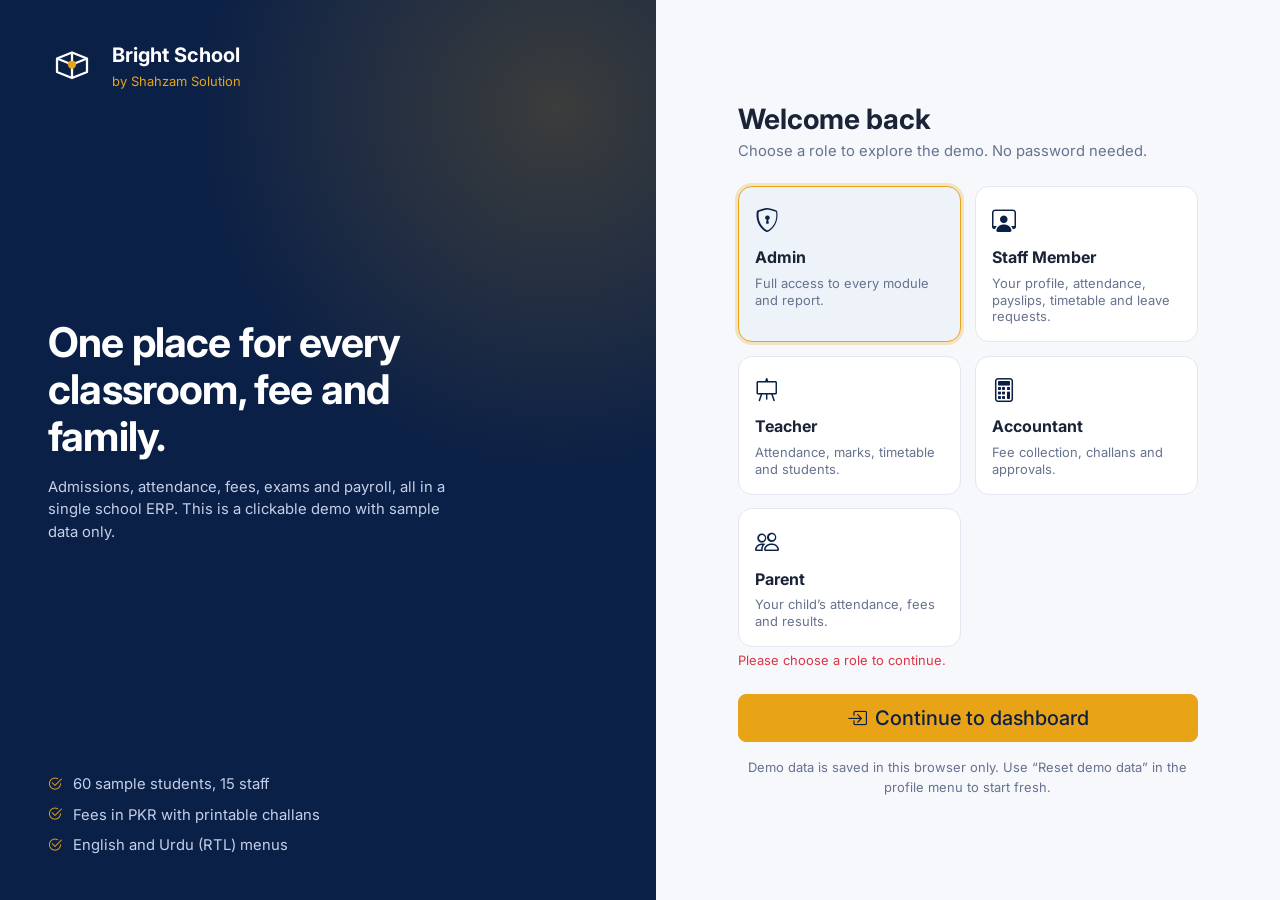
<file: pages/students.html>
<!DOCTYPE html>
<html lang="en" data-bs-theme="light">
<head>
  <meta charset="utf-8">
  <meta name="viewport" content="width=device-width, initial-scale=1">
  <title>Students · Bright School</title>
  <link rel="icon" href="../assets/img/logo.svg">
  <link rel="preconnect" href="https://fonts.googleapis.com">
  <link href="https://fonts.googleapis.com/css2?family=Inter:wght@400;500;600;700&family=Noto+Naskh+Arabic:wght@400;600&display=swap" rel="stylesheet">
  <link id="bs-css" rel="stylesheet" href="https://cdn.jsdelivr.net/npm/bootstrap@5.3.3/dist/css/bootstrap.min.css">
  <link rel="stylesheet" href="https://cdn.jsdelivr.net/npm/bootstrap-icons@1.11.3/font/bootstrap-icons.min.css">
  <link rel="stylesheet" href="../assets/css/theme.css">
  <link rel="stylesheet" href="../assets/css/app.css">
  <link rel="stylesheet" href="../assets/css/pages.css">
  <link rel="stylesheet" href="../assets/css/print.css" media="print">
  <script src="../assets/js/data.js"></script>
  <script src="../assets/js/app.js"></script>
  <style>
    .stu-avatar { width:36px;height:36px;border-radius:50%;display:inline-grid;place-items:center;font-weight:700;font-size:.78rem;flex:none; }
    .stu-avatar.male   { background:rgba(11,32,70,.12);color:var(--navy); }
    .stu-avatar.female { background:rgba(232,163,23,.18);color:#8A5F00; }
    [data-bs-theme="dark"] .stu-avatar.male   { background:rgba(76,116,217,.22);color:#8FB0FF; }
    [data-bs-theme="dark"] .stu-avatar.female { background:rgba(232,163,23,.18);color:#F5C56A; }
    .filter-bar { display:flex;flex-wrap:wrap;gap:.5rem;align-items:center; }
    .filter-bar .form-select, .filter-bar .form-control { max-width:180px; }
    #stuTable td { vertical-align:middle; }
    .profile-row { display:flex;gap:.75rem;align-items:center;margin-bottom:.5rem; }
    .profile-detail dt { font-size:.78rem;color:var(--muted);font-weight:500; }
    .profile-detail dd { font-size:.9rem;margin-bottom:.6rem; }
    @media(max-width:575px){ .filter-bar .form-select,.filter-bar .form-control{max-width:100%;} }
  </style>
</head>
<body data-page="students" data-title-key="m_students" data-group="g_academics">
  <a class="visually-hidden-focusable skip-link" href="#page">Skip to content</a>

  <main id="page" tabindex="-1">
    <!-- Page header -->
    <div class="page-head">
      <div>
        <h1 class="h3 mb-1">Students</h1>
        <p class="text-muted mb-0" id="stuCount">Loading…</p>
      </div>
      <div class="d-flex flex-wrap gap-2">
        <button class="btn btn-outline-secondary btn-sm" id="exportBtn"><i class="bi bi-download me-1"></i>Export CSV</button>
        <button class="btn btn-outline-secondary btn-sm" id="importBtn"><i class="bi bi-upload me-1"></i>Import CSV</button>
        <button class="btn btn-primary btn-sm" id="addBtn"><i class="bi bi-plus-lg me-1"></i>Add Student</button>
      </div>
    </div>

    <!-- KPI strip -->
    <div class="row g-3 mb-3" id="stuKpi"></div>

    <!-- Filter bar -->
    <div class="card-soft mb-3">
      <div class="card-body-x">
        <div class="filter-bar">
          <div class="position-relative flex-grow-1" style="min-width:200px;max-width:340px">
            <i class="bi bi-search position-absolute" style="left:.85rem;top:50%;transform:translateY(-50%);color:var(--muted)"></i>
            <input type="search" id="searchInput" class="form-control ps-5" placeholder="Search name, ID, father…" autocomplete="off">
          </div>
          <select id="filterClass" class="form-select">
            <option value="">All Classes</option>
          </select>
          <select id="filterGender" class="form-select">
            <option value="">All Genders</option>
            <option>Male</option>
            <option>Female</option>
          </select>
          <select id="filterStatus" class="form-select">
            <option value="">All Status</option>
            <option>Active</option>
            <option>Inactive</option>
            <option>Left</option>
          </select>
          <select id="filterTransport" class="form-select">
            <option value="">Transport: All</option>
            <option value="1">Transport: Yes</option>
            <option value="0">Transport: No</option>
          </select>
          <button class="btn btn-outline-secondary btn-sm" id="clearFilters"><i class="bi bi-x-lg me-1"></i>Clear</button>
        </div>
      </div>
    </div>

    <!-- Table -->
    <div class="card-soft">
      <div class="card-body-x p-0">
        <div class="table-responsive">
          <table class="table table-modern mb-0" id="stuTable" aria-label="Students list">
            <thead>
              <tr>
                <th class="ps-3" style="width:36px"><input type="checkbox" class="form-check-input" id="checkAll" aria-label="Select all"></th>
                <th class="sortable" data-col="name">Student</th>
                <th class="sortable" data-col="id">ID</th>
                <th class="sortable" data-col="cls">Class</th>
                <th class="sortable" data-col="gender">Gender</th>
                <th class="sortable" data-col="fatherName">Father</th>
                <th>Phone</th>
                <th class="sortable" data-col="admissionDate">Admitted</th>
                <th>Transport</th>
                <th class="sortable" data-col="status">Status</th>
                <th class="text-end pe-3">Actions</th>
              </tr>
            </thead>
            <tbody id="stuBody">
              <tr><td colspan="11"><div class="skeleton-line"></div><div class="skeleton-line"></div><div class="skeleton-line"></div></td></tr>
            </tbody>
          </table>
        </div>
      </div>
      <!-- Pagination + bulk actions -->
      <div class="d-flex flex-wrap align-items-center justify-content-between gap-2 px-3 py-2 border-top" id="tableFooter">
        <div class="d-flex align-items-center gap-2">
          <span class="text-muted small" id="pageInfo"></span>
          <div id="bulkActions" class="d-none gap-2 d-flex">
            <button class="btn btn-sm btn-outline-danger" id="bulkDelete"><i class="bi bi-trash me-1"></i>Delete selected</button>
          </div>
        </div>
        <nav aria-label="Students pagination"><ul class="pagination pagination-sm mb-0" id="pagination"></ul></nav>
      </div>
    </div>
  </main>

  <!-- ===== Add / Edit Modal ===== -->
  <div class="modal fade" id="stuModal" tabindex="-1" aria-labelledby="stuModalTitle" aria-hidden="true">
    <div class="modal-dialog modal-lg modal-dialog-centered modal-dialog-scrollable">
      <form class="modal-content" id="stuForm" novalidate>
        <div class="modal-header">
          <h2 class="modal-title fs-5" id="stuModalTitle">Add Student</h2>
          <button type="button" class="btn-close" data-bs-dismiss="modal" aria-label="Close"></button>
        </div>
        <div class="modal-body">
          <div class="row g-3">
            <div class="col-sm-6">
              <label class="form-label" for="fName">Full Name <span class="text-danger">*</span></label>
              <input class="form-control" id="fName" required maxlength="80">
              <div class="invalid-feedback">Please enter the student's name.</div>
            </div>
            <div class="col-sm-6">
              <label class="form-label" for="fFather">Father's Name <span class="text-danger">*</span></label>
              <input class="form-control" id="fFather" required maxlength="80">
              <div class="invalid-feedback">Please enter father's name.</div>
            </div>
            <div class="col-sm-4">
              <label class="form-label" for="fClass">Class <span class="text-danger">*</span></label>
              <select class="form-select" id="fClass" required>
                <option value="">Select class…</option>
              </select>
              <div class="invalid-feedback">Please select a class.</div>
            </div>
            <div class="col-sm-4">
              <label class="form-label" for="fSection">Section</label>
              <input class="form-control" id="fSection" value="A" maxlength="5">
            </div>
            <div class="col-sm-4">
              <label class="form-label" for="fRoll">Roll No</label>
              <input class="form-control" id="fRoll" type="number" min="1">
            </div>
            <div class="col-sm-4">
              <label class="form-label" for="fGender">Gender <span class="text-danger">*</span></label>
              <select class="form-select" id="fGender" required>
                <option value="">Select…</option>
                <option>Male</option>
                <option>Female</option>
              </select>
              <div class="invalid-feedback">Please select gender.</div>
            </div>
            <div class="col-sm-4">
              <label class="form-label" for="fDob">Date of Birth</label>
              <input class="form-control" id="fDob" type="date">
            </div>
            <div class="col-sm-4">
              <label class="form-label" for="fAdmDate">Admission Date</label>
              <input class="form-control" id="fAdmDate" type="date">
            </div>
            <div class="col-sm-6">
              <label class="form-label" for="fPhone">Phone <span class="text-danger">*</span></label>
              <input class="form-control" id="fPhone" required maxlength="20" placeholder="03xx-xxxxxxx">
              <div class="invalid-feedback">Please enter a phone number.</div>
            </div>
            <div class="col-sm-6">
              <label class="form-label" for="fStatus">Status</label>
              <select class="form-select" id="fStatus">
                <option>Active</option>
                <option>Inactive</option>
                <option>Left</option>
              </select>
            </div>
            <div class="col-12">
              <label class="form-label" for="fAddress">Address</label>
              <input class="form-control" id="fAddress" maxlength="200">
            </div>
            <div class="col-sm-4">
              <label class="form-label" for="fDiscount">Discount %</label>
              <input class="form-control" id="fDiscount" type="number" min="0" max="100" value="0">
            </div>
            <div class="col-sm-4 d-flex align-items-end">
              <div class="form-check mb-2">
                <input class="form-check-input" type="checkbox" id="fTransport">
                <label class="form-check-label" for="fTransport">Transport facility</label>
              </div>
            </div>
          </div>
        </div>
        <div class="modal-footer">
          <button type="button" class="btn btn-light" data-bs-dismiss="modal">Cancel</button>
          <button type="submit" class="btn btn-primary" id="stuSaveBtn">Save Student</button>
        </div>
      </form>
    </div>
  </div>

  <!-- ===== View Profile Offcanvas ===== -->
  <div class="offcanvas offcanvas-end" tabindex="-1" id="profileCanvas" aria-labelledby="profileCanvasTitle" style="width:360px">
    <div class="offcanvas-header border-bottom">
      <h5 class="offcanvas-title" id="profileCanvasTitle">Student Profile</h5>
      <button type="button" class="btn-close" data-bs-dismiss="offcanvas" aria-label="Close"></button>
    </div>
    <div class="offcanvas-body" id="profileBody"></div>
  </div>

  <!-- Hidden file input for CSV import -->
  <input type="file" id="csvFileInput" accept=".csv" class="d-none">

  <script src="https://cdn.jsdelivr.net/npm/bootstrap@5.3.3/dist/js/bootstrap.bundle.min.js"></script>
  <script src="../assets/js/layout.js"></script>
  <script src="../assets/js/pages/students.js"></script>
</body>
</html>
</file>
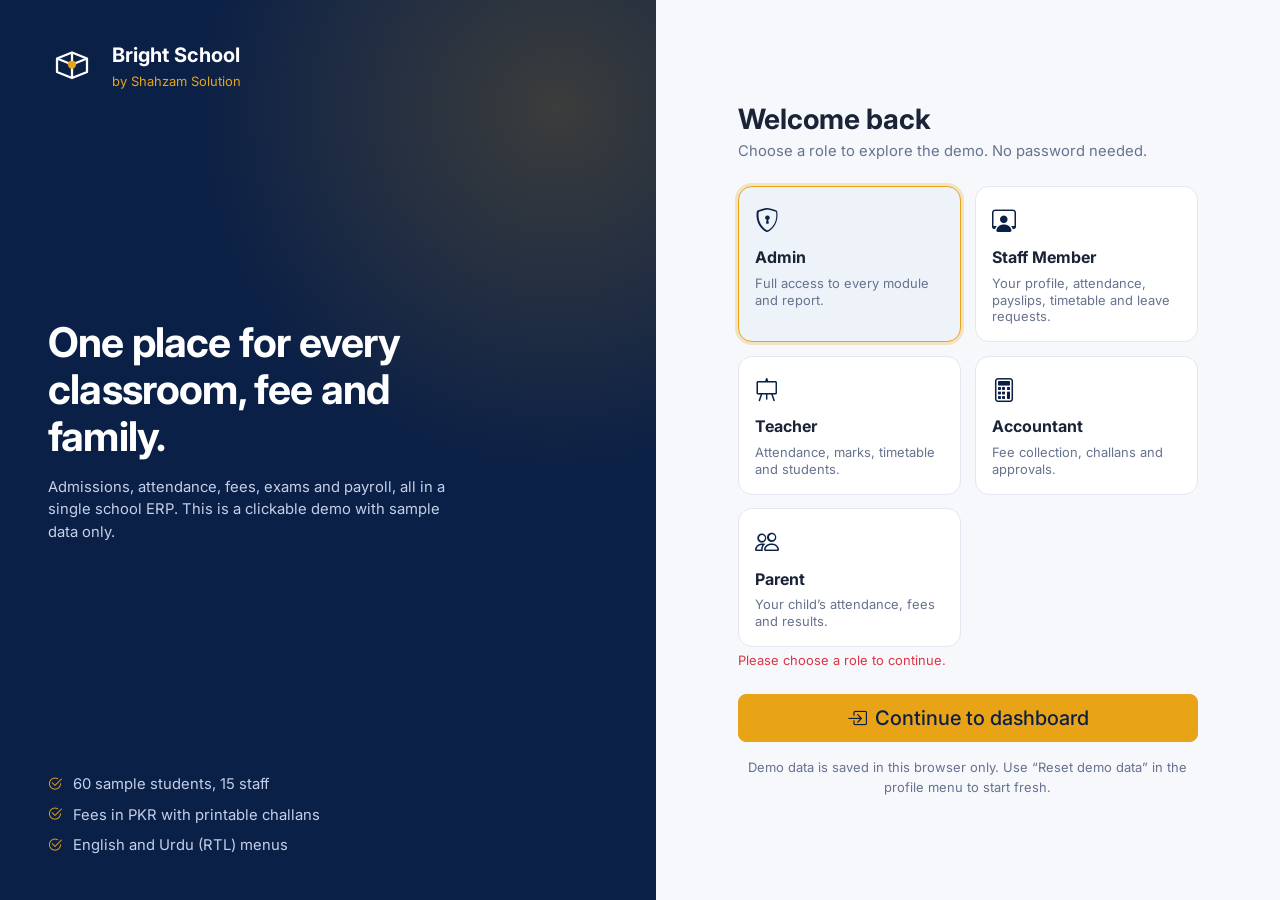
<file: pages/timetable.html>
<!DOCTYPE html>
<html lang="en" data-bs-theme="light">
<head>
  <meta charset="utf-8">
  <meta name="viewport" content="width=device-width, initial-scale=1">
  <title>Timetable · Bright School</title>
  <link rel="icon" href="../assets/img/logo.svg">
  <link rel="preconnect" href="https://fonts.googleapis.com">
  <link href="https://fonts.googleapis.com/css2?family=Inter:wght@400;500;600;700&family=Noto+Naskh+Arabic:wght@400;600&display=swap" rel="stylesheet">
  <link id="bs-css" rel="stylesheet" href="https://cdn.jsdelivr.net/npm/bootstrap@5.3.3/dist/css/bootstrap.min.css">
  <link rel="stylesheet" href="https://cdn.jsdelivr.net/npm/bootstrap-icons@1.11.3/font/bootstrap-icons.min.css">
  <link rel="stylesheet" href="../assets/css/theme.css">
  <link rel="stylesheet" href="../assets/css/app.css">
  <link rel="stylesheet" href="../assets/css/pages.css">
  <link rel="stylesheet" href="../assets/css/print.css" media="print">
  <script src="../assets/js/data.js"></script>
  <script src="../assets/js/app.js"></script>
  <style>
    /* ── Subject colour chips ── */
    .sub-chip { display:inline-flex; align-items:center; gap:.3rem; padding:.15rem .55rem; border-radius:99px; font-size:.72rem; font-weight:600; white-space:nowrap; }

    /* ── Timetable grid ── */
    .tt-wrap { overflow-x:auto; -webkit-overflow-scrolling:touch; }
    .tt-table { border-collapse:separate; border-spacing:0; width:100%; min-width:700px; }
    .tt-table th, .tt-table td { padding:0; border:1px solid var(--border); }
    .tt-table thead th { background:var(--surface-2); font-size:.75rem; font-weight:600; color:var(--muted); text-align:center; padding:.55rem .4rem; white-space:nowrap; }
    .tt-table thead th.day-head { background:var(--navy); color:#fff; font-size:.8rem; letter-spacing:.02em; }
    .tt-table tbody td.period-label { background:var(--surface-2); font-size:.75rem; font-weight:600; color:var(--muted); text-align:center; padding:.5rem .6rem; white-space:nowrap; min-width:72px; }

    /* ── Cell ── */
    .tt-cell {
      position:relative; min-height:72px; min-width:110px; padding:.5rem .55rem;
      cursor:pointer; transition:background .13s, transform .13s;
      display:flex; flex-direction:column; justify-content:center; gap:.18rem;
    }
    .tt-cell:hover { background:rgba(232,163,23,.09); transform:scale(1.015); z-index:2; }
    .tt-cell.break-cell { background:var(--surface-2); cursor:default; justify-content:center; align-items:center; }
    .tt-cell.break-cell:hover { transform:none; background:var(--surface-2); }
    .tt-cell .cell-sub { font-weight:700; font-size:.82rem; color:var(--text); }
    .tt-cell .cell-teacher { font-size:.72rem; color:var(--muted); }
    .tt-cell .cell-edit { position:absolute; top:4px; right:4px; opacity:0; transition:opacity .13s; background:var(--surface); border:1px solid var(--border); border-radius:6px; width:22px; height:22px; display:grid; place-items:center; font-size:.7rem; color:var(--muted); }
    .tt-cell:hover .cell-edit { opacity:1; }
    .tt-cell.empty-cell { background:repeating-linear-gradient(45deg, transparent, transparent 6px, rgba(0,0,0,.025) 6px, rgba(0,0,0,.025) 7px); }

    /* ── Today highlight ── */
    .tt-table thead th.today-col { background:var(--amber); color:var(--navy); }
    .tt-table td.today-col { background:rgba(232,163,23,.06); }

    /* ── View toggle ── */
    .view-btn { border:1px solid var(--border); background:var(--surface); color:var(--muted); padding:.35rem .85rem; border-radius:8px; font-size:.82rem; font-weight:500; cursor:pointer; transition:all .15s; }
    .view-btn.active { background:var(--navy); color:#fff; border-color:var(--navy); }

    /* ── Period badge ── */
    .period-time { font-size:.68rem; color:var(--muted); display:block; }

    /* ── Teacher workload bar ── */
    .workload-bar { height:6px; border-radius:99px; background:var(--surface-2); overflow:hidden; margin-top:.3rem; }
    .workload-fill { height:100%; border-radius:99px; background:var(--amber); transition:width .4s ease; }

    /* ── Now indicator ── */
    .now-badge { display:inline-flex; align-items:center; gap:.35rem; background:rgba(21,115,71,.12); color:#157347; border-radius:99px; padding:.2rem .7rem; font-size:.78rem; font-weight:600; }
    [data-bs-theme="dark"] .now-badge { background:rgba(111,211,160,.12); color:#6FD3A0; }

    /* ── Conflict badge ── */
    .conflict-badge { position:absolute; top:3px; left:3px; width:8px; height:8px; border-radius:50%; background:#B02A37; }

    /* ── Stats strip ── */
    .stat-chip { display:flex; flex-direction:column; align-items:center; padding:.6rem 1rem; border-radius:12px; background:var(--surface-2); min-width:80px; }
    .stat-chip .sv { font-size:1.2rem; font-weight:700; }
    .stat-chip .sl { font-size:.7rem; color:var(--muted); }

    /* ── Modal cell selector ── */
    .sub-option { display:flex; align-items:center; gap:.6rem; padding:.5rem .75rem; border-radius:10px; cursor:pointer; transition:background .12s; }
    .sub-option:hover { background:var(--surface-2); }
    .sub-option.selected { background:rgba(232,163,23,.15); }

    /* ── Print ── */
    @media print {
      .no-print { display:none !important; }
      .tt-cell { min-height:50px; }
      .tt-cell .cell-edit { display:none; }
    }
    @media (max-width:575px) {
      .tt-cell { min-width:80px; min-height:58px; }
      .tt-cell .cell-teacher { display:none; }
    }
  </style>
</head>
<body data-page="timetable" data-title-key="m_timetable" data-group="g_academics">
  <a class="visually-hidden-focusable skip-link" href="#page">Skip to content</a>

  <main id="page" tabindex="-1">

    <!-- ── Page header ── -->
    <div class="page-head">
      <div>
        <h1 class="h3 mb-1">Timetable</h1>
        <p class="text-muted mb-0" id="ttSubline">Loading…</p>
      </div>
      <div class="d-flex flex-wrap gap-2 no-print">
        <button class="btn btn-outline-secondary btn-sm" id="printBtn"><i class="bi bi-printer me-1"></i>Print</button>
        <button class="btn btn-outline-secondary btn-sm" id="exportBtn"><i class="bi bi-download me-1"></i>Export CSV</button>
        <button class="btn btn-primary btn-sm" id="autoFillBtn"><i class="bi bi-magic me-1"></i>Auto-Fill</button>
      </div>
    </div>

    <!-- ── KPI strip ── -->
    <div class="row g-3 mb-3" id="ttKpi"></div>

    <!-- ── Controls ── -->
    <div class="card-soft mb-3 no-print">
      <div class="card-body-x">
        <div class="d-flex flex-wrap gap-3 align-items-center">

          <!-- View toggle -->
          <div class="d-flex gap-1">
            <button class="view-btn active" id="viewClass" aria-pressed="true"><i class="bi bi-people me-1"></i>Class View</button>
            <button class="view-btn" id="viewTeacher" aria-pressed="false"><i class="bi bi-person-badge me-1"></i>Teacher View</button>
          </div>

          <!-- Selectors -->
          <select id="classSelect" class="form-select form-select-sm" style="width:160px" aria-label="Select class"></select>
          <select id="sectionSelect" class="form-select form-select-sm" style="width:120px" aria-label="Select section"></select>
          <select id="teacherSelect" class="form-select form-select-sm d-none" style="width:200px" aria-label="Select teacher"></select>

          <!-- Now indicator -->
          <div id="nowIndicator" class="ms-auto"></div>
        </div>
      </div>
    </div>

    <!-- ── Conflict alert ── -->
    <div id="conflictAlert" class="alert alert-danger d-flex align-items-center gap-2 mb-3 no-print d-none" role="alert">
      <i class="bi bi-exclamation-triangle-fill"></i>
      <span id="conflictMsg"></span>
    </div>

    <!-- ── Timetable grid ── -->
    <div class="card-soft mb-3">
      <div class="card-head">
        <span class="fw-600" id="ttGridTitle">Class Timetable</span>
        <div class="d-flex gap-2 align-items-center no-print" id="subjectLegend"></div>
      </div>
      <div class="tt-wrap">
        <table class="tt-table" id="ttGrid" aria-label="Timetable grid"></table>
      </div>
    </div>

    <!-- ── Teacher workload ── -->
    <div class="card-soft mb-3 no-print" id="workloadCard">
      <div class="card-head"><span class="fw-600"><i class="bi bi-bar-chart me-2"></i>Teacher Workload</span></div>
      <div class="card-body-x" id="workloadBody"></div>
    </div>

  </main>

  <!-- ══ Edit Cell Modal ══ -->
  <div class="modal fade" id="cellModal" tabindex="-1" aria-labelledby="cellModalTitle" aria-hidden="true">
    <div class="modal-dialog modal-dialog-centered">
      <div class="modal-content">
        <div class="modal-header">
          <h2 class="modal-title fs-5" id="cellModalTitle">Edit Period</h2>
          <button type="button" class="btn-close" data-bs-dismiss="modal" aria-label="Close"></button>
        </div>
        <div class="modal-body">
          <div class="mb-3">
            <label class="form-label fw-600 small">Day &amp; Period</label>
            <div id="cellInfo" class="text-muted small"></div>
          </div>
          <div class="mb-3">
            <label class="form-label fw-600 small">Subject</label>
            <div id="subjectOptions" class="d-flex flex-column gap-1"></div>
          </div>
          <div class="mb-3">
            <label class="form-label fw-600 small" for="teacherPick">Teacher</label>
            <select class="form-select" id="teacherPick" aria-label="Pick teacher"></select>
          </div>
          <div id="conflictWarning" class="alert alert-warning d-none py-2 small"><i class="bi bi-exclamation-triangle me-1"></i><span id="conflictWarnMsg"></span></div>
        </div>
        <div class="modal-footer">
          <button class="btn btn-outline-danger btn-sm me-auto" id="clearCellBtn"><i class="bi bi-x-circle me-1"></i>Clear Period</button>
          <button class="btn btn-light" data-bs-dismiss="modal">Cancel</button>
          <button class="btn btn-primary" id="saveCellBtn">Save</button>
        </div>
      </div>
    </div>
  </div>

  <script src="https://cdn.jsdelivr.net/npm/bootstrap@5.3.3/dist/js/bootstrap.bundle.min.js"></script>
  <script src="../assets/js/layout.js"></script>
  <script src="../assets/js/pages/timetable.js"></script>
</body>
</html>
</file>
<file: assets/css/app.css>
/* ==========================================================================
   app.css · Shared layout + components (uses logical properties so RTL works)
   ========================================================================== */
body { background: var(--bg); color: var(--text); -webkit-font-smoothing: antialiased; }
.skip-link { position: absolute; z-index: 2000; background: var(--amber); color: var(--navy); padding: .5rem 1rem; }

/* ---------- Shell ---------- */
.app { display: flex; min-height: 100vh; }
.sidebar {
  position: fixed; inset-block: 0; inset-inline-start: 0; z-index: 1040;
  width: var(--sidebar-w); background: var(--navy); color: #C5D0EA;
  display: flex; flex-direction: column; transition: width .22s ease, transform .22s ease;
}
.brand { display: flex; align-items: center; gap: .75rem; padding: 1rem 1.1rem; text-decoration: none; color: #fff; height: var(--topbar-h); }
.brand img { width: 38px; height: 38px; flex: none; }
.brand-text { display: flex; flex-direction: column; line-height: 1.15; white-space: nowrap; overflow: hidden; }
.brand-text strong { font-size: 1.05rem; letter-spacing: .01em; }
.brand-text small { color: var(--amber); font-size: .7rem; }
.side-nav { flex: 1; overflow-y: auto; padding: .5rem .75rem 1rem; scrollbar-width: thin; }
.nav-label { font-size: .72rem; color: #7F8EB4; padding: 1rem .75rem .35rem; white-space: nowrap; font-weight: 600; letter-spacing: .02em; }
.nav-item-x {
  display: flex; align-items: center; gap: .8rem; padding: .62rem .75rem; margin-block: 2px;
  border-radius: 10px; color: #C5D0EA; text-decoration: none; white-space: nowrap; position: relative;
}
.nav-item-x i { font-size: 1.1rem; width: 1.3rem; text-align: center; flex: none; }
.nav-item-x:hover { background: rgba(255,255,255,.07); color: #fff; }
.nav-item-x.active { background: rgba(232,163,23,.16); color: #fff; }
.nav-item-x.active::before { content: ""; position: absolute; inset-block: 8px; inset-inline-start: -.75rem; width: 4px; border-radius: 4px; background: var(--amber); }
.nav-item-x .count { margin-inline-start: auto; background: var(--amber); color: var(--navy); font-size: .7rem; font-weight: 700; border-radius: 99px; padding: 0 .45rem; }
.sidebar-foot { padding: .9rem 1.1rem; font-size: .72rem; color: #7F8EB4; border-top: 1px solid rgba(255,255,255,.08); white-space: nowrap; overflow: hidden; }

.app-main { flex: 1; min-width: 0; margin-inline-start: var(--sidebar-w); transition: margin .22s ease; display: flex; flex-direction: column; }
body.sidebar-collapsed .sidebar { width: var(--sidebar-w-mini); }
body.sidebar-collapsed .app-main { margin-inline-start: var(--sidebar-w-mini); }
body.sidebar-collapsed .brand-text, body.sidebar-collapsed .nav-label, body.sidebar-collapsed .nav-item-x span,
body.sidebar-collapsed .nav-item-x .count, body.sidebar-collapsed .sidebar-foot { display: none; }
body.sidebar-collapsed .nav-item-x { justify-content: center; }
body.sidebar-collapsed .nav-item-x.active::before { inset-inline-start: -.75rem; }
.sidebar-backdrop { display: none; }

/* ---------- Top bar ---------- */
.topbar {
  position: sticky; top: 0; z-index: 1030; height: var(--topbar-h); display: flex; align-items: center; gap: .5rem;
  padding-inline: 1.25rem; background: var(--surface); border-bottom: 1px solid var(--border);
}
.icon-btn {
  position: relative; width: 40px; height: 40px; border: 0; border-radius: 10px; background: transparent;
  color: var(--text); display: inline-flex; align-items: center; justify-content: center; font-size: 1.15rem;
}
.icon-btn:hover { background: var(--surface-2); }
.icon-btn .dot { position: absolute; top: 6px; inset-inline-end: 5px; min-width: 17px; height: 17px; border-radius: 99px; background: var(--amber); color: var(--navy); font-size: .65rem; font-weight: 700; display: grid; place-items: center; }
.gsearch { position: relative; flex: 1; max-width: 420px; }
.gsearch i { position: absolute; inset-inline-start: .85rem; top: 50%; transform: translateY(-50%); color: var(--muted); }
.gsearch input { padding-inline-start: 2.4rem; background: var(--surface-2); border-color: transparent; border-radius: 10px; }
.profile-btn { display: flex; align-items: center; gap: .6rem; border: 0; background: transparent; padding: .25rem .5rem; border-radius: 10px; color: var(--text); text-align: start; }
.profile-btn:hover { background: var(--surface-2); }
.avatar { width: 36px; height: 36px; border-radius: 50%; background: var(--navy); color: var(--amber); display: inline-grid; place-items: center; font-weight: 700; font-size: .8rem; flex: none; }
.avatar.lg { width: 72px; height: 72px; font-size: 1.4rem; }
.notif-menu { width: 340px; max-width: 92vw; padding: 0; overflow: hidden; }
.notif-item { display: flex; gap: .75rem; padding: .75rem 1rem; border-bottom: 1px solid var(--border); font-size: .85rem; }
.notif-item.unread { background: rgba(232,163,23,.08); }
.notif-item i { color: var(--amber); font-size: 1.1rem; }

/* ---------- Content ---------- */
.content { padding: 1.25rem 1.5rem 2rem; flex: 1; }
.crumbs { font-size: .8rem; margin-bottom: .75rem; }
.crumbs .breadcrumb { margin: 0; }
.crumbs a { text-decoration: none; }
.app-foot { padding: 1rem 1.5rem; font-size: .78rem; color: var(--muted); border-top: 1px solid var(--border); }
.page-head { display: flex; flex-wrap: wrap; gap: 1rem; align-items: flex-end; justify-content: space-between; margin-bottom: 1.25rem; }
.page-head h1 { font-weight: 700; letter-spacing: -.01em; }

.card-soft { background: var(--surface); border: 1px solid var(--border); border-radius: var(--radius); box-shadow: var(--shadow); }
.card-soft > .card-head { display: flex; align-items: center; justify-content: space-between; gap: .75rem; padding: .9rem 1.1rem; border-bottom: 1px solid var(--border); font-weight: 600; }
.card-soft > .card-body-x { padding: 1.1rem; }

.kpi { display: flex; gap: .9rem; align-items: center; padding: 1.05rem 1.1rem; height: 100%; }
.kpi .ico { width: 46px; height: 46px; border-radius: 12px; display: grid; place-items: center; font-size: 1.3rem; background: var(--surface-2); color: var(--brand); flex: none; }
.kpi.amber .ico { background: rgba(232,163,23,.18); color: #A56F00; }
.kpi .val { font-size: 1.55rem; font-weight: 700; line-height: 1.1; }
.kpi .lbl { color: var(--muted); font-size: .8rem; }

.table-modern thead th { font-size: .78rem; color: var(--muted); font-weight: 600; background: var(--surface-2); border-bottom: 0; white-space: nowrap; }
.table-modern tbody tr { transition: background .12s; }
.table-modern tbody tr:hover { background: var(--surface-2); }
th.sortable { cursor: pointer; user-select: none; }
th.sortable::after { content: "\F282"; font-family: 'bootstrap-icons'; margin-inline-start: .3rem; opacity: .35; font-size: .7rem; }
th.sortable.asc::after { content: "\F235"; opacity: 1; } th.sortable.desc::after { content: "\F229"; opacity: 1; }

/* Status pills */
.pill { display: inline-flex; align-items: center; gap: .3rem; padding: .18rem .6rem; border-radius: 99px; font-size: .75rem; font-weight: 600; }
.pill-success { background: rgba(25,135,84,.14); color: #157347; } .pill-danger { background: rgba(220,53,69,.13); color: #B02A37; }
.pill-warning { background: rgba(232,163,23,.2); color: #8A5F00; } .pill-info { background: rgba(13,110,253,.12); color: #0A58CA; }
.pill-muted { background: var(--surface-2); color: var(--muted); }
[data-bs-theme="dark"] .pill-success { color: #6FD3A0; } [data-bs-theme="dark"] .pill-danger { color: #FF8C96; }
[data-bs-theme="dark"] .pill-warning { color: #F5C56A; } [data-bs-theme="dark"] .pill-info { color: #8FB4FF; }

/* Skeleton loaders + empty states */
.skeleton-line, .skeleton-block { background: linear-gradient(90deg, var(--surface-2) 25%, var(--border) 37%, var(--surface-2) 63%); background-size: 400% 100%; animation: shimmer 1.3s ease infinite; border-radius: 8px; }
.skeleton-line { height: 14px; margin-block: .65rem; } .skeleton-block { height: 120px; }
@keyframes shimmer { 0% { background-position: 100% 50%; } 100% { background-position: 0 50%; } }
.empty-state { text-align: center; padding: 2.5rem 1rem; color: var(--muted); }
.empty-state i { font-size: 2.4rem; color: var(--amber); }
.empty-state h3 { font-size: 1.05rem; color: var(--text); margin-top: .6rem; }

/* Toasts */
.bs-toast { border: 0; border-radius: 12px; color: #fff; box-shadow: 0 10px 30px rgba(0,0,0,.2); }
.bs-toast .btn-close { filter: invert(1); }
.bs-toast-success { background: #157347; } .bs-toast-danger { background: #B02A37; }
.bs-toast-warning { background: var(--amber); color: var(--navy); } .bs-toast-warning .btn-close { filter: none; }
.bs-toast-info { background: var(--navy); border: 1px solid #24407a; }
.toast-container { z-index: 2100; }

/* Kanban / calendar basics reused by later pages */
.kanban { display: grid; grid-auto-flow: column; grid-auto-columns: minmax(250px, 1fr); gap: 1rem; overflow-x: auto; padding-bottom: .5rem; }
.kanban-col { background: var(--surface-2); border-radius: var(--radius); padding: .75rem; min-height: 260px; }
.kanban-col.drag-over { outline: 2px dashed var(--amber); }
.kanban-card { background: var(--surface); border: 1px solid var(--border); border-radius: 12px; padding: .75rem; margin-top: .6rem; cursor: grab; }
.kanban-card.dragging { opacity: .45; }

.demo-ribbon { position: fixed; inset-block-end: 12px; inset-inline-start: 12px; z-index: 1000; font-size: .7rem; background: var(--navy); color: var(--amber); padding: .2rem .6rem; border-radius: 99px; opacity: .85; pointer-events: none; }

/* ---------- Responsive ---------- */
@media (max-width: 991.98px) {
  .sidebar { transform: translateX(-100%); width: var(--sidebar-w) !important; }
  [dir="rtl"] .sidebar { transform: translateX(100%); }
  body.sidebar-open .sidebar { transform: none; }
  body.sidebar-open .sidebar-backdrop { display: block; position: fixed; inset: 0; background: rgba(5,12,30,.55); z-index: 1035; }
  .app-main, body.sidebar-collapsed .app-main { margin-inline-start: 0; }
  body.sidebar-collapsed .brand-text, body.sidebar-collapsed .nav-label, body.sidebar-collapsed .nav-item-x span,
  body.sidebar-collapsed .nav-item-x .count, body.sidebar-collapsed .sidebar-foot { display: revert; }
  .content { padding: 1rem; }
  .topbar { padding-inline: .6rem; }
}
@media (max-width: 575.98px) {
  .gsearch { max-width: none; }
  .profile-meta { display: none; }
  .kpi .val { font-size: 1.3rem; }
  .demo-ribbon { display: none; }
}
@media (prefers-reduced-motion: reduce) { * { animation: none !important; transition: none !important; } }
</file>
<file: assets/css/print.css>
/* ==========================================================================
   print.css · A4 print stylesheet (challans, receipts, certificates, result cards)
   Put printable content inside an element with class .print-area
   ========================================================================== */
@page { size: A4; margin: 14mm; }
@media print {
  html, body { background: #fff !important; color: #000 !important; font-size: 11pt; }
  .sidebar, .sidebar-backdrop, .topbar, .crumbs, .app-foot, .demo-ribbon, .no-print, .toast-container,
  .modal-backdrop, .btn, .offcanvas-backdrop { display: none !important; }
  .app-main { margin: 0 !important; }
  .content { padding: 0 !important; }
  .card-soft { box-shadow: none !important; border: 1px solid #ccc !important; }
  /* When a print-area exists, hide everything else on the page */
  body.printing-area .content > *:not(.print-area-host) { display: none !important; }
  .print-area { display: block !important; page-break-inside: avoid; }
  .print-page-break { page-break-after: always; }
  a { color: inherit !important; text-decoration: none !important; }
  .modal.show { position: static !important; display: block !important; overflow: visible !important; }
  .modal-dialog { max-width: 100% !important; margin: 0 !important; }
  .modal-content { border: 0 !important; box-shadow: none !important; }
}
</file>
<file: assets/css/pages.css>
/* ==========================================================================
   pages.css · Page-specific styles (sections are added page by page)
   ========================================================================== */

/* ---------- login.html ---------- */
.login { display: grid; grid-template-columns: minmax(0, 1.05fr) minmax(0, 1fr); min-height: 100vh; }
.login-brand {
  background: var(--navy); color: #C5D0EA; padding: 2.5rem 3rem; display: flex; flex-direction: column; justify-content: space-between; gap: 2rem;
  background-image: radial-gradient(circle at 85% 12%, rgba(232,163,23,.22), transparent 38%);
}
.login-brand strong { color: #fff; }
.login-hero h1 { color: #fff; font-size: clamp(1.8rem, 3.2vw, 2.6rem); font-weight: 700; line-height: 1.15; letter-spacing: -.02em; max-width: 16ch; }
.login-hero p { max-width: 46ch; margin: 1rem 0 0; }
.login-points li { display: flex; gap: .6rem; align-items: center; padding-block: .25rem; }
.login-points i { color: var(--amber); }
.login-panel { display: grid; place-items: center; padding: 2rem 1.25rem; background: var(--bg); }
.login-form { width: 100%; max-width: 460px; }
.role-grid { display: grid; grid-template-columns: 1fr 1fr; gap: .85rem; }
.role-card { position: relative; }
.role-card input { position: absolute; opacity: 0; inset: 0; cursor: pointer; }
.role-card label {
  display: flex; flex-direction: column; gap: .35rem; height: 100%; padding: 1rem; border-radius: var(--radius);
  background: var(--surface); border: 1.5px solid var(--border); cursor: pointer; transition: border-color .15s, box-shadow .15s;
}
.role-card label i { font-size: 1.5rem; color: var(--brand); }
.role-card label strong { font-size: 1rem; }
.role-card label small { color: var(--muted); line-height: 1.3; }
.role-card:hover label { border-color: var(--amber); }
.role-card input:checked + label { border-color: var(--amber); box-shadow: 0 0 0 3px rgba(232,163,23,.25); background: var(--surface-2); }
.role-card input:focus-visible + label { outline: 2px solid var(--amber); outline-offset: 2px; }

@media (max-width: 860px) {
  .login { grid-template-columns: 1fr; }
  .login-brand { padding: 1.5rem; gap: 1.25rem; }
  .login-points { display: none; }
  .login-hero h1 { max-width: none; }
}
@media (max-width: 400px) { .role-grid { grid-template-columns: 1fr; } }

/* ---------- dashboard.html ---------- */
.chart-box { position: relative; height: 270px; }
a.kpi { text-decoration: none; color: inherit; transition: border-color .15s, transform .15s; }
a.kpi:hover { border-color: var(--amber); transform: translateY(-2px); }
.kpi-sub { font-size: .75rem; color: var(--muted); }
.section-overview-scroll { max-height: 300px; overflow: auto; }
.section-overview-scroll thead th { position: sticky; top: 0; z-index: 1; background: var(--surface); }
.staff-portal-profile { display: flex; align-items: center; gap: 1rem; }
.activity-item, .announce-item { display: flex; gap: .75rem; padding: .65rem 0; border-bottom: 1px solid var(--border); }
.activity-item:last-child, .announce-item:last-child { border-bottom: 0; }
.activity-item .ico { width: 34px; height: 34px; border-radius: 10px; background: var(--surface-2); color: var(--brand); display: grid; place-items: center; flex: none; }
.announce-item h3 { font-size: .92rem; font-weight: 600; margin: 0 0 .15rem; }
.announce-item p { margin: 0; font-size: .82rem; color: var(--muted); }
#activityList, #announceList { max-height: 300px; overflow-y: auto; }

/* ---------- fee.html ---------- */
.fee-chart-box { position: relative; height: 240px; }

.kpi.danger-kpi .ico { background: rgba(220,53,69,.13); color: #B02A37; }
.kpi.danger-kpi .val { color: #B02A37; }

.fee-head-row {
  display: flex; align-items: center; justify-content: space-between;
  padding: .65rem 1.1rem; border-bottom: 1px solid var(--border);
}
.fee-head-row:last-child { border-bottom: 0; }

.table-danger-soft { background: rgba(220,53,69,.05) !important; }
[data-bs-theme="dark"] .table-danger-soft { background: rgba(220,53,69,.1) !important; }

.avatar-xs {
  width: 30px; height: 30px; border-radius: 50%; background: var(--navy);
  color: var(--amber); display: inline-grid; place-items: center;
  font-weight: 700; font-size: .7rem; flex: none;
}
[data-bs-theme="dark"] .avatar-xs { background: rgba(232,163,23,.2); color: var(--amber); }

.icon-btn-sm {
  width: 30px; height: 30px; border: 0; border-radius: 8px; background: transparent;
  color: var(--text); display: inline-flex; align-items: center; justify-content: center;
  font-size: .9rem; transition: background .12s;
}
.icon-btn-sm:hover { background: var(--surface-2); }
.icon-btn-sm.text-danger:hover { background: rgba(220,53,69,.1); }

.btn-xs { padding: .15rem .45rem; font-size: .75rem; }

/* Challan */
.challan-wrap { font-size: .85rem; }
.challan-header { text-align: center; margin-bottom: .5rem; }
.challan-header strong { display: block; font-size: 1rem; }
.challan-header small { color: var(--muted); font-size: .75rem; }
.challan-title { text-align: center; font-weight: 700; letter-spacing: .08em; font-size: .8rem; background: var(--navy); color: var(--amber); padding: .25rem; border-radius: 6px; margin-bottom: .75rem; }
.challan-table { width: 100%; border-collapse: collapse; }
.challan-table td { padding: .3rem .1rem; border-bottom: 1px solid var(--border); }
.challan-table td:last-child { text-align: right; font-weight: 500; }
.challan-sep td { border-top: 2px solid var(--border); padding-top: .5rem; }
.challan-total td { font-weight: 700; font-size: 1rem; border-top: 2px solid var(--navy); border-bottom: 2px solid var(--navy); }
.challan-footer { margin-top: .75rem; font-size: .72rem; color: var(--muted); text-align: center; border-top: 1px dashed var(--border); padding-top: .5rem; }

@media (max-width: 575.98px) {
  .fee-chart-box { height: 180px; }
}

/* ---------- approvals.html ---------- */
.col-xl-2-4 { flex: 0 0 auto; width: 20%; }
@media (max-width: 1199.98px) { .col-xl-2-4 { width: 50%; } }
@media (max-width: 575.98px)  { .col-xl-2-4 { width: 100%; } }

/* ---------- settings.html ---------- */
.theme-opt { cursor: pointer; transition: border-color .15s, background .15s; user-select: none; }
.theme-opt:hover { border-color: var(--amber) !important; }
.nav-tabs .nav-link { font-size: .875rem; }
#subjectChips .badge { font-size: .82rem; font-weight: 500; }
</file>
<file: assets/css/theme.css>
/* ==========================================================================
   theme.css · Brand tokens + Bootstrap 5.3 variable overrides
   Navy #0B2046 · Amber #E8A317 · Light background #F6F8FC
   ========================================================================== */
:root {
  --navy: #0B2046;
  --amber: #E8A317;
  --bg: #F6F8FC;
  --surface: #ffffff;
  --surface-2: #EEF2F9;
  --text: #1B2437;
  --muted: #66728F;
  --border: #E2E7F1;
  --brand: #0B2046;          /* primary action colour (changes in dark mode) */
  --brand-hover: #16336B;
  --radius: 14px;
  --shadow: 0 1px 2px rgba(11,32,70,.06), 0 8px 24px rgba(11,32,70,.06);
  --sidebar-w: 264px;
  --sidebar-w-mini: 78px;
  --topbar-h: 64px;

  /* Bootstrap overrides */
  --bs-primary: #0B2046;      --bs-primary-rgb: 11,32,70;
  --bs-warning: #E8A317;      --bs-warning-rgb: 232,163,23;
  --bs-body-bg: var(--bg);    --bs-body-color: var(--text);
  --bs-secondary-color: var(--muted);
  --bs-border-color: var(--border);
  --bs-body-font-family: 'Inter', system-ui, -apple-system, 'Segoe UI', Roboto, sans-serif;
  --bs-body-font-size: .925rem;
  --bs-border-radius: .65rem;
  --bs-link-color: #1B4DB3;   --bs-link-hover-color: #0B2046;
}

[data-bs-theme="dark"] {
  --bg: #0A1226; --surface: #111B36; --surface-2: #17234A;
  --text: #E6EBF7; --muted: #94A1C0; --border: #24325C;
  --brand: #4C74D9; --brand-hover: #6285E0;
  --shadow: 0 1px 2px rgba(0,0,0,.3), 0 8px 24px rgba(0,0,0,.25);
  --bs-body-bg: var(--bg); --bs-body-color: var(--text);
  --bs-border-color: var(--border);
  --bs-link-color: #8FB0FF; --bs-link-hover-color: #fff;
}

/* Urdu / RTL typography */
html[lang="ur"] { --bs-body-font-family: 'Noto Naskh Arabic', 'Inter', system-ui, sans-serif; --bs-body-font-size: 1rem; }

/* Buttons */
.btn-primary {
  --bs-btn-bg: var(--brand); --bs-btn-border-color: var(--brand); --bs-btn-color: #fff;
  --bs-btn-hover-bg: var(--brand-hover); --bs-btn-hover-border-color: var(--brand-hover); --bs-btn-hover-color: #fff;
  --bs-btn-active-bg: var(--brand-hover); --bs-btn-active-border-color: var(--brand-hover); --bs-btn-active-color: #fff;
  --bs-btn-disabled-bg: var(--brand); --bs-btn-disabled-border-color: var(--brand);
}
.btn-outline-primary {
  --bs-btn-color: var(--brand); --bs-btn-border-color: var(--brand);
  --bs-btn-hover-bg: var(--brand); --bs-btn-hover-border-color: var(--brand); --bs-btn-hover-color: #fff;
  --bs-btn-active-bg: var(--brand); --bs-btn-active-border-color: var(--brand); --bs-btn-active-color: #fff;
}
.btn-warning {
  --bs-btn-bg: var(--amber); --bs-btn-border-color: var(--amber); --bs-btn-color: var(--navy);
  --bs-btn-hover-bg: #D29410; --bs-btn-hover-border-color: #D29410; --bs-btn-hover-color: var(--navy);
  --bs-btn-active-bg: #BD850D; --bs-btn-active-border-color: #BD850D; --bs-btn-active-color: var(--navy);
  font-weight: 600;
}
.btn { font-weight: 500; }
.text-primary { color: var(--brand) !important; }
.bg-primary { background-color: var(--brand) !important; }
.form-control, .form-select { background-color: var(--surface); border-color: var(--border); }
.form-control:focus, .form-select:focus, .btn:focus-visible, .form-check-input:focus {
  border-color: var(--amber); box-shadow: 0 0 0 .22rem rgba(232,163,23,.28);
}
.form-check-input:checked { background-color: var(--brand); border-color: var(--brand); }
.modal-content, .dropdown-menu, .offcanvas { background-color: var(--surface); border-color: var(--border); }
.table { --bs-table-bg: transparent; --bs-table-color: var(--text); --bs-table-border-color: var(--border); }
.page-link { color: var(--brand); }
.page-item.active .page-link { background: var(--brand); border-color: var(--brand); color: #fff; }
:focus-visible { outline: 2px solid var(--amber); outline-offset: 2px; }
</file>
